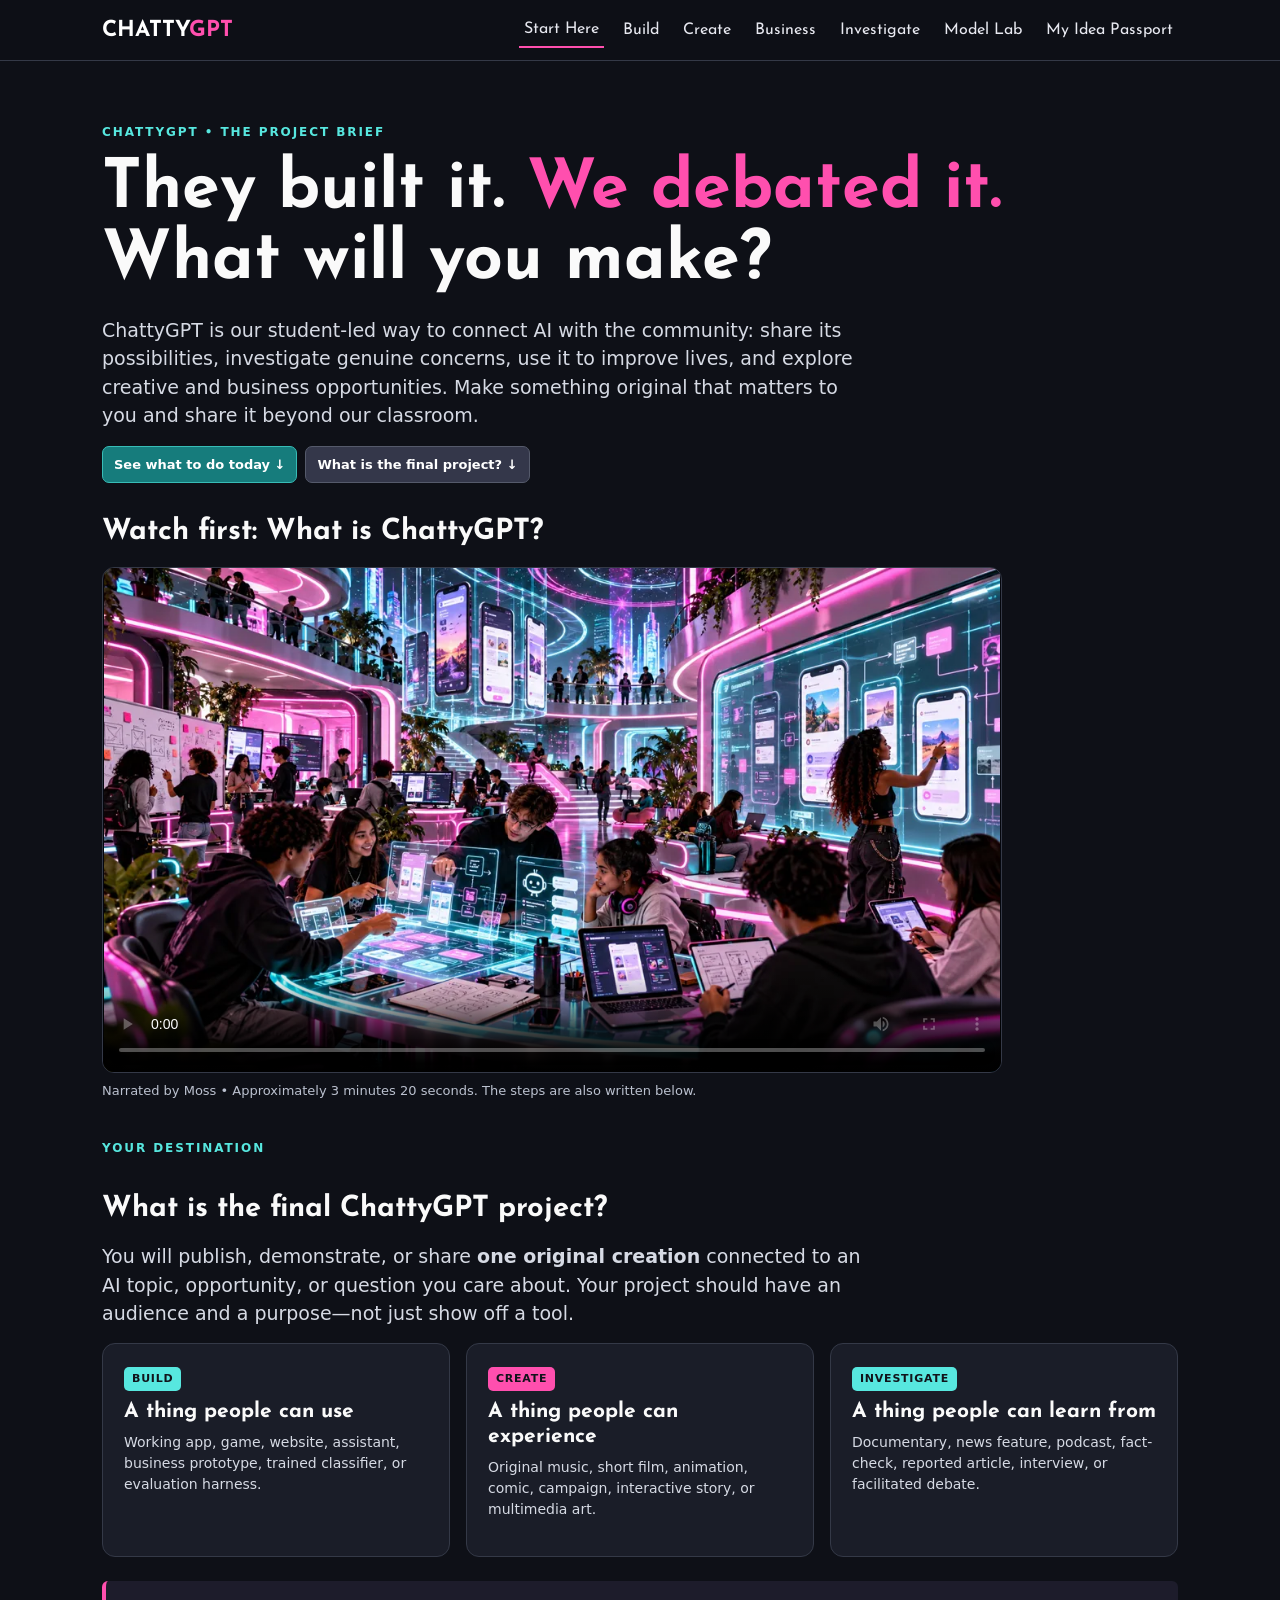
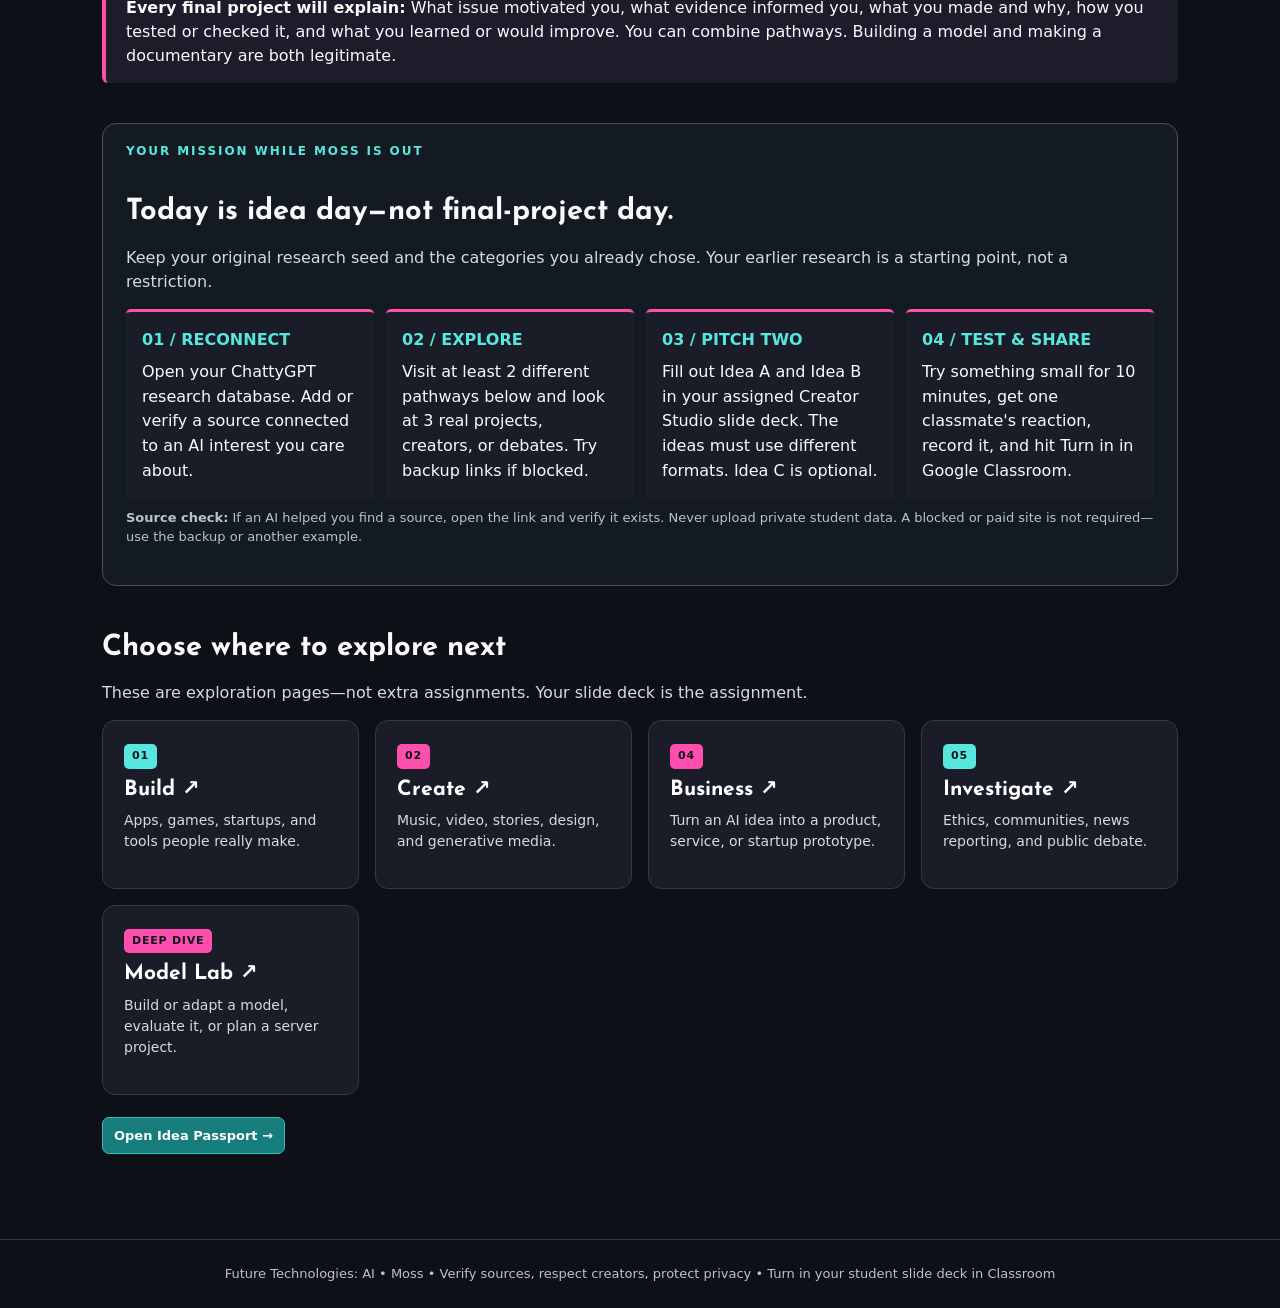
<file: index.html>
<!doctype html><html lang="en"><head><meta charset="utf-8"><meta name="viewport" content="width=device-width,initial-scale=1"><meta name="theme-color" content="#0e1017"><title>Start Here | ChattyGPT</title><link rel="stylesheet" href="style.css"></head><body><a class="skip" href="#content">Skip to content</a><header><nav class="nav"><a class="brand" href="index.html">CHATTY<em>GPT</em></a><a href="index.html" aria-current="page">Start Here</a><a href="build.html">Build</a><a href="create.html">Create</a><a href="business.html">Business</a><a href="investigate.html">Investigate</a><a href="model-lab.html">Model Lab</a><a href="passport.html">My Idea Passport</a></nav></header><main id="content"><section class="hero briefing"><div class="kicker">CHATTYGPT • THE PROJECT BRIEF</div><h1>They built it. <b>We debated it.</b><br>What will you make?</h1><p class="lead">ChattyGPT is our student-led way to connect AI with the community: share its possibilities, investigate genuine concerns, use it to improve lives, and explore creative and business opportunities. Make something original that matters to you and share it beyond our classroom.</p><div class="links"><a class="button primary" href="#today">See what to do today ↓</a><a class="button" href="#final">What is the final project? ↓</a></div></section><section class="video-block" aria-label="ChattyGPT explainer video"><h2>Watch first: What is ChattyGPT?</h2><video controls playsinline preload="metadata" poster="assets/index.webp" aria-label="ChattyGPT introduction narrated by Moss with visual headings"><source src="ChattyGPT_Moss_Narrated_Intro.mp4" type="video/mp4">Your browser cannot play the video. The complete instructions are written below.</video><p class="small">Narrated by Moss • Approximately 3 minutes 20 seconds. The steps are also written below.</p></section><section id="final"><div class="kicker">YOUR DESTINATION</div><h2>What is the final ChattyGPT project?</h2><p class="lead">You will publish, demonstrate, or share <strong>one original creation</strong> connected to an AI topic, opportunity, or question you care about. Your project should have an audience and a purpose—not just show off a tool.</p><div class="grid"><div class="card"><span class="tag">BUILD</span><h3>A thing people can use</h3><p>Working app, game, website, assistant, business prototype, trained classifier, or evaluation harness.</p></div><div class="card"><span class="tag pink">CREATE</span><h3>A thing people can experience</h3><p>Original music, short film, animation, comic, campaign, interactive story, or multimedia art.</p></div><div class="card"><span class="tag">INVESTIGATE</span><h3>A thing people can learn from</h3><p>Documentary, news feature, podcast, fact-check, reported article, interview, or facilitated debate.</p></div></div><div class="call"><strong>Every final project will explain:</strong> What issue motivated you, what evidence informed you, what you made and why, how you tested or checked it, and what you learned or would improve. You can combine pathways. Building a model and making a documentary are both legitimate.</div></section><section id="today" class="today"><div class="kicker">YOUR MISSION WHILE MOSS IS OUT</div><h2>Today is idea day—not final-project day.</h2><p>Keep your original research seed and the categories you already chose. Your earlier research is a starting point, not a restriction.</p><div class="steps"><div class="step"><strong>01 / RECONNECT</strong>Open your ChattyGPT research database. Add or verify a source connected to an AI interest you care about.</div><div class="step"><strong>02 / EXPLORE</strong>Visit at least 2 different pathways below and look at 3 real projects, creators, or debates. Try backup links if blocked.</div><div class="step"><strong>03 / PITCH TWO</strong>Fill out Idea A and Idea B in your assigned Creator Studio slide deck. The ideas must use different formats. Idea C is optional.</div><div class="step"><strong>04 / TEST & SHARE</strong>Try something small for 10 minutes, get one classmate's reaction, record it, and hit Turn in in Google Classroom.</div></div><p class="small"><b>Source check:</b> If an AI helped you find a source, open the link and verify it exists. Never upload private student data. A blocked or paid site is not required—use the backup or another example.</p></section><section><h2>Choose where to explore next</h2><p>These are exploration pages—not extra assignments. Your slide deck is the assignment.</p><div class="grid"><a class="card path-card" href="build.html"><span class="tag">01</span><h3>Build ↗</h3><p>Apps, games, startups, and tools people really make.</p></a><a class="card path-card" href="create.html"><span class="tag pink">02</span><h3>Create ↗</h3><p>Music, video, stories, design, and generative media.</p></a><a class="card path-card" href="business.html"><span class="tag pink">04</span><h3>Business ↗</h3><p>Turn an AI idea into a product, service, or startup prototype.</p></a><a class="card path-card" href="investigate.html"><span class="tag">05</span><h3>Investigate ↗</h3><p>Ethics, communities, news reporting, and public debate.</p></a><a class="card path-card" href="model-lab.html"><span class="tag pink">DEEP DIVE</span><h3>Model Lab ↗</h3><p>Build or adapt a model, evaluate it, or plan a server project.</p></a></div><p style="margin-top:22px"><a class="button primary" href="passport.html">Open Idea Passport →</a></p></section></main><footer>Future Technologies: AI • Moss • Verify sources, respect creators, protect privacy • Turn in your student slide deck in Classroom</footer></body></html>
</file>
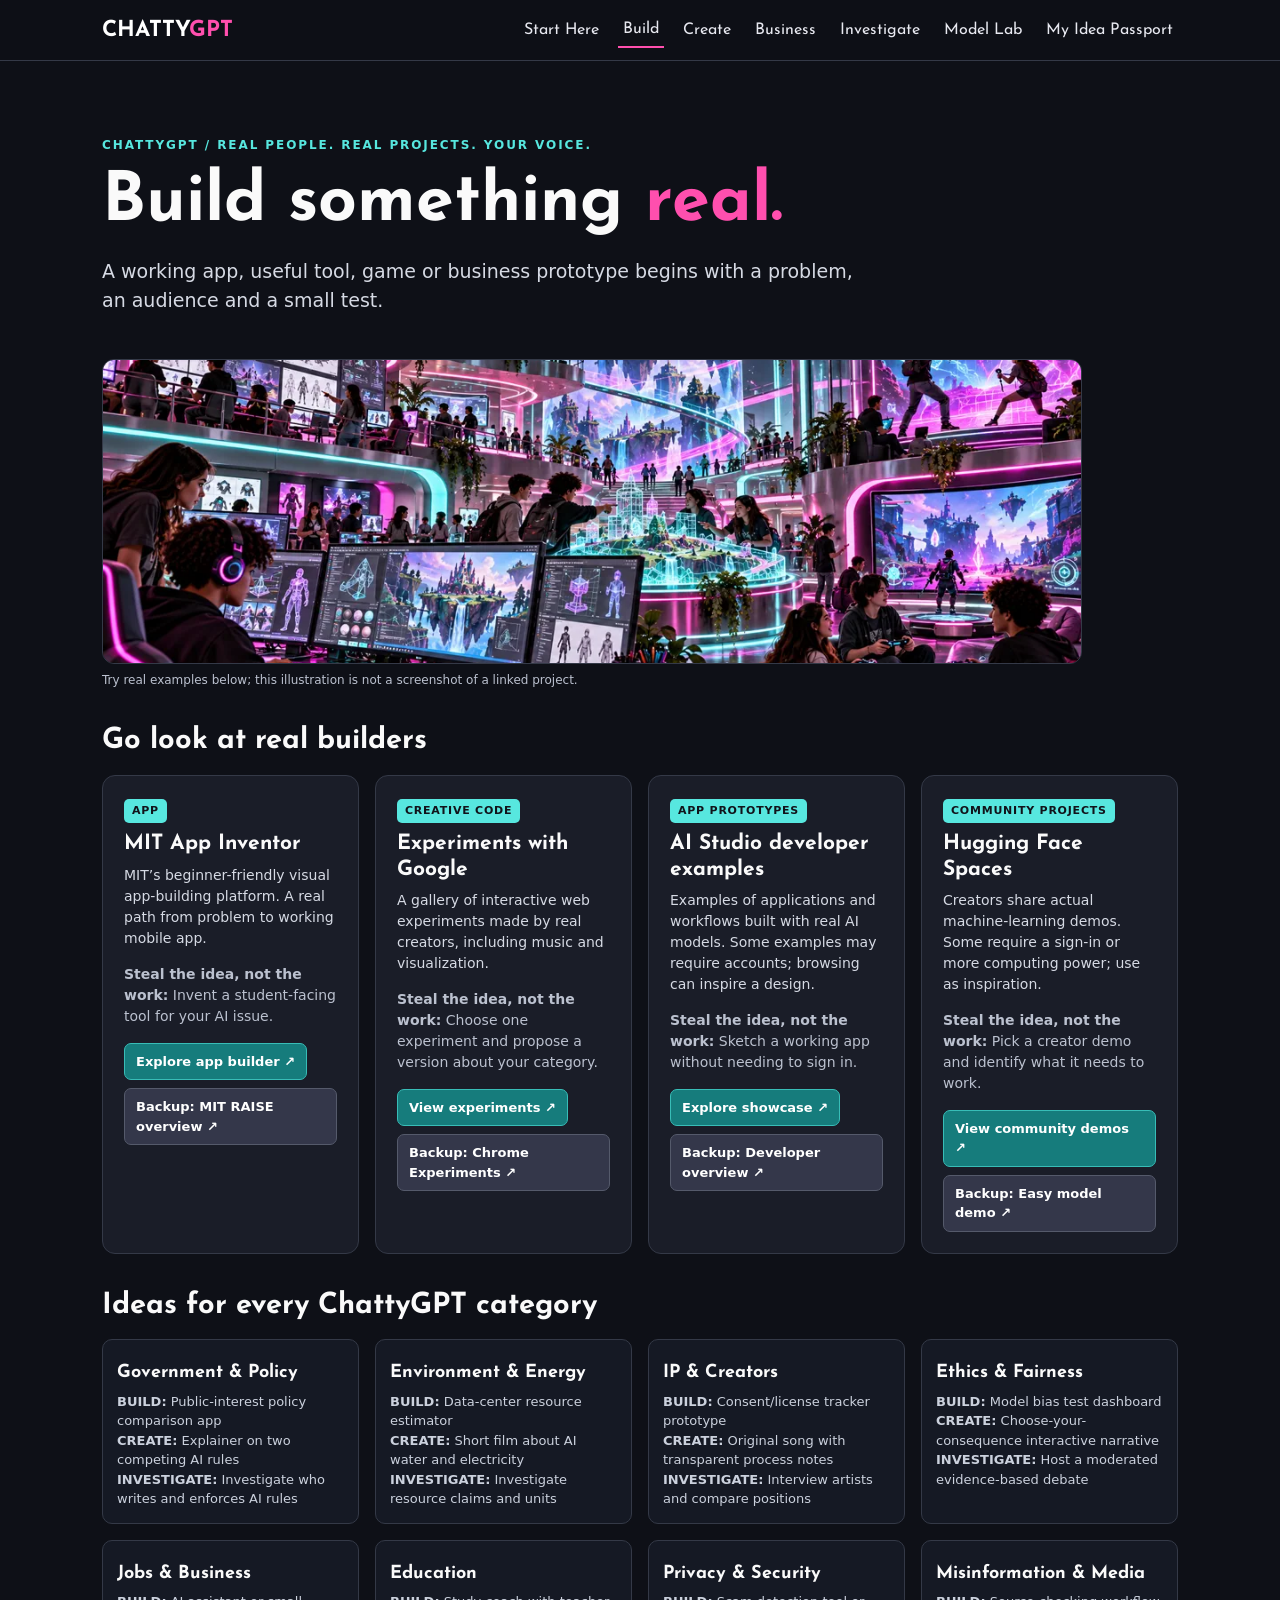
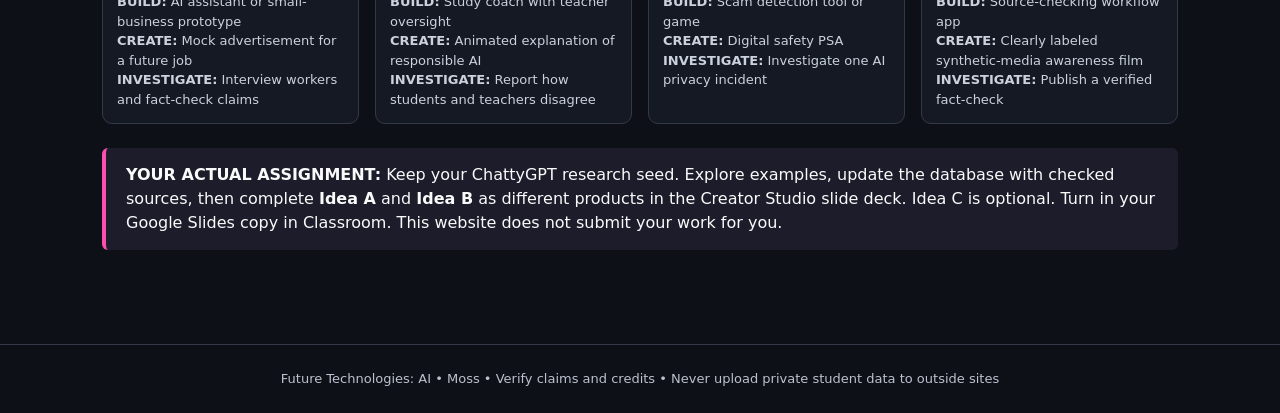
<file: build.html>
<!doctype html><html lang="en"><head><meta charset="utf-8"><meta name="viewport" content="width=device-width,initial-scale=1"><meta name="theme-color" content="#0e1017"><title>Build | ChattyGPT</title><link rel="stylesheet" href="style.css"></head><body><a class="skip" href="#content">Skip to content</a><header><nav class="nav"><a class="brand" href="index.html">CHATTY<em>GPT</em></a><a href="index.html">Start Here</a><a href="build.html" aria-current=page>Build</a><a href="create.html" >Create</a><a href="business.html">Business</a><a href="investigate.html" >Investigate</a><a href="model-lab.html" >Model Lab</a><a href="passport.html" >My Idea Passport</a></nav></header><main id="content"><section class="hero"><div class="kicker">ChattyGPT / Real people. Real projects. Your voice.</div><h1>Build something <b>real.</b></h1><p class="lead">A working app, useful tool, game or business prototype begins with a problem, an audience and a small test.</p></section><figure class="editorial-visual"><img src="assets/build.webp" alt="From an idea to an interactive game" loading="eager" width="1100" height="619"><figcaption>Try real examples below; this illustration is not a screenshot of a linked project.</figcaption></figure><h2>Go look at real builders</h2><div class="grid"><article class="card"><span class="tag">APP</span><h3>MIT App Inventor</h3><p>MIT’s beginner-friendly visual app-building platform. A real path from problem to working mobile app.</p><p class="small"><strong>Steal the idea, not the work:</strong> Invent a student-facing tool for your AI issue.</p><div class="links"><a target="_blank" rel="noopener noreferrer" href="https://appinventor.mit.edu/">Explore app builder ↗</a><a target="_blank" rel="noopener noreferrer" href="https://raise.mit.edu/resources/">Backup: MIT RAISE overview ↗</a></div></article><article class="card"><span class="tag">CREATIVE CODE</span><h3>Experiments with Google</h3><p>A gallery of interactive web experiments made by real creators, including music and visualization.</p><p class="small"><strong>Steal the idea, not the work:</strong> Choose one experiment and propose a version about your category.</p><div class="links"><a target="_blank" rel="noopener noreferrer" href="https://experiments.withgoogle.com/">View experiments ↗</a><a target="_blank" rel="noopener noreferrer" href="https://www.chromeexperiments.com/">Backup: Chrome Experiments ↗</a></div></article><article class="card"><span class="tag">APP PROTOTYPES</span><h3>AI Studio developer examples</h3><p>Examples of applications and workflows built with real AI models. Some examples may require accounts; browsing can inspire a design.</p><p class="small"><strong>Steal the idea, not the work:</strong> Sketch a working app without needing to sign in.</p><div class="links"><a target="_blank" rel="noopener noreferrer" href="https://ai.google.dev/showcase">Explore showcase ↗</a><a target="_blank" rel="noopener noreferrer" href="https://ai.google.dev/">Backup: Developer overview ↗</a></div></article><article class="card"><span class="tag">COMMUNITY PROJECTS</span><h3>Hugging Face Spaces</h3><p>Creators share actual machine-learning demos. Some require a sign-in or more computing power; use as inspiration.</p><p class="small"><strong>Steal the idea, not the work:</strong> Pick a creator demo and identify what it needs to work.</p><div class="links"><a target="_blank" rel="noopener noreferrer" href="https://huggingface.co/spaces">View community demos ↗</a><a target="_blank" rel="noopener noreferrer" href="https://teachablemachine.withgoogle.com/">Backup: Easy model demo ↗</a></div></article></div><h2>Ideas for every ChattyGPT category</h2><div class="grid"><article class="category"><h3>Government & Policy</h3><div><b>BUILD:</b> Public-interest policy comparison app<br><b>CREATE:</b> Explainer on two competing AI rules<br><b>INVESTIGATE:</b> Investigate who writes and enforces AI rules</div></article><article class="category"><h3>Environment & Energy</h3><div><b>BUILD:</b> Data-center resource estimator<br><b>CREATE:</b> Short film about AI water and electricity<br><b>INVESTIGATE:</b> Investigate resource claims and units</div></article><article class="category"><h3>IP & Creators</h3><div><b>BUILD:</b> Consent/license tracker prototype<br><b>CREATE:</b> Original song with transparent process notes<br><b>INVESTIGATE:</b> Interview artists and compare positions</div></article><article class="category"><h3>Ethics & Fairness</h3><div><b>BUILD:</b> Model bias test dashboard<br><b>CREATE:</b> Choose-your-consequence interactive narrative<br><b>INVESTIGATE:</b> Host a moderated evidence-based debate</div></article><article class="category"><h3>Jobs & Business</h3><div><b>BUILD:</b> AI assistant or small-business prototype<br><b>CREATE:</b> Mock advertisement for a future job<br><b>INVESTIGATE:</b> Interview workers and fact-check claims</div></article><article class="category"><h3>Education</h3><div><b>BUILD:</b> Study coach with teacher oversight<br><b>CREATE:</b> Animated explanation of responsible AI<br><b>INVESTIGATE:</b> Report how students and teachers disagree</div></article><article class="category"><h3>Privacy & Security</h3><div><b>BUILD:</b> Scam detection tool or game<br><b>CREATE:</b> Digital safety PSA<br><b>INVESTIGATE:</b> Investigate one AI privacy incident</div></article><article class="category"><h3>Misinformation & Media</h3><div><b>BUILD:</b> Source-checking workflow app<br><b>CREATE:</b> Clearly labeled synthetic-media awareness film<br><b>INVESTIGATE:</b> Publish a verified fact-check</div></article></div><div class="call"><strong>YOUR ACTUAL ASSIGNMENT:</strong> Keep your ChattyGPT research seed. Explore examples, update the database with checked sources, then complete <b>Idea A</b> and <b>Idea B</b> as different products in the Creator Studio slide deck. Idea C is optional. Turn in your Google Slides copy in Classroom. This website does not submit your work for you.</div></main><footer>Future Technologies: AI • Moss • Verify claims and credits • Never upload private student data to outside sites</footer></body></html>
</file>
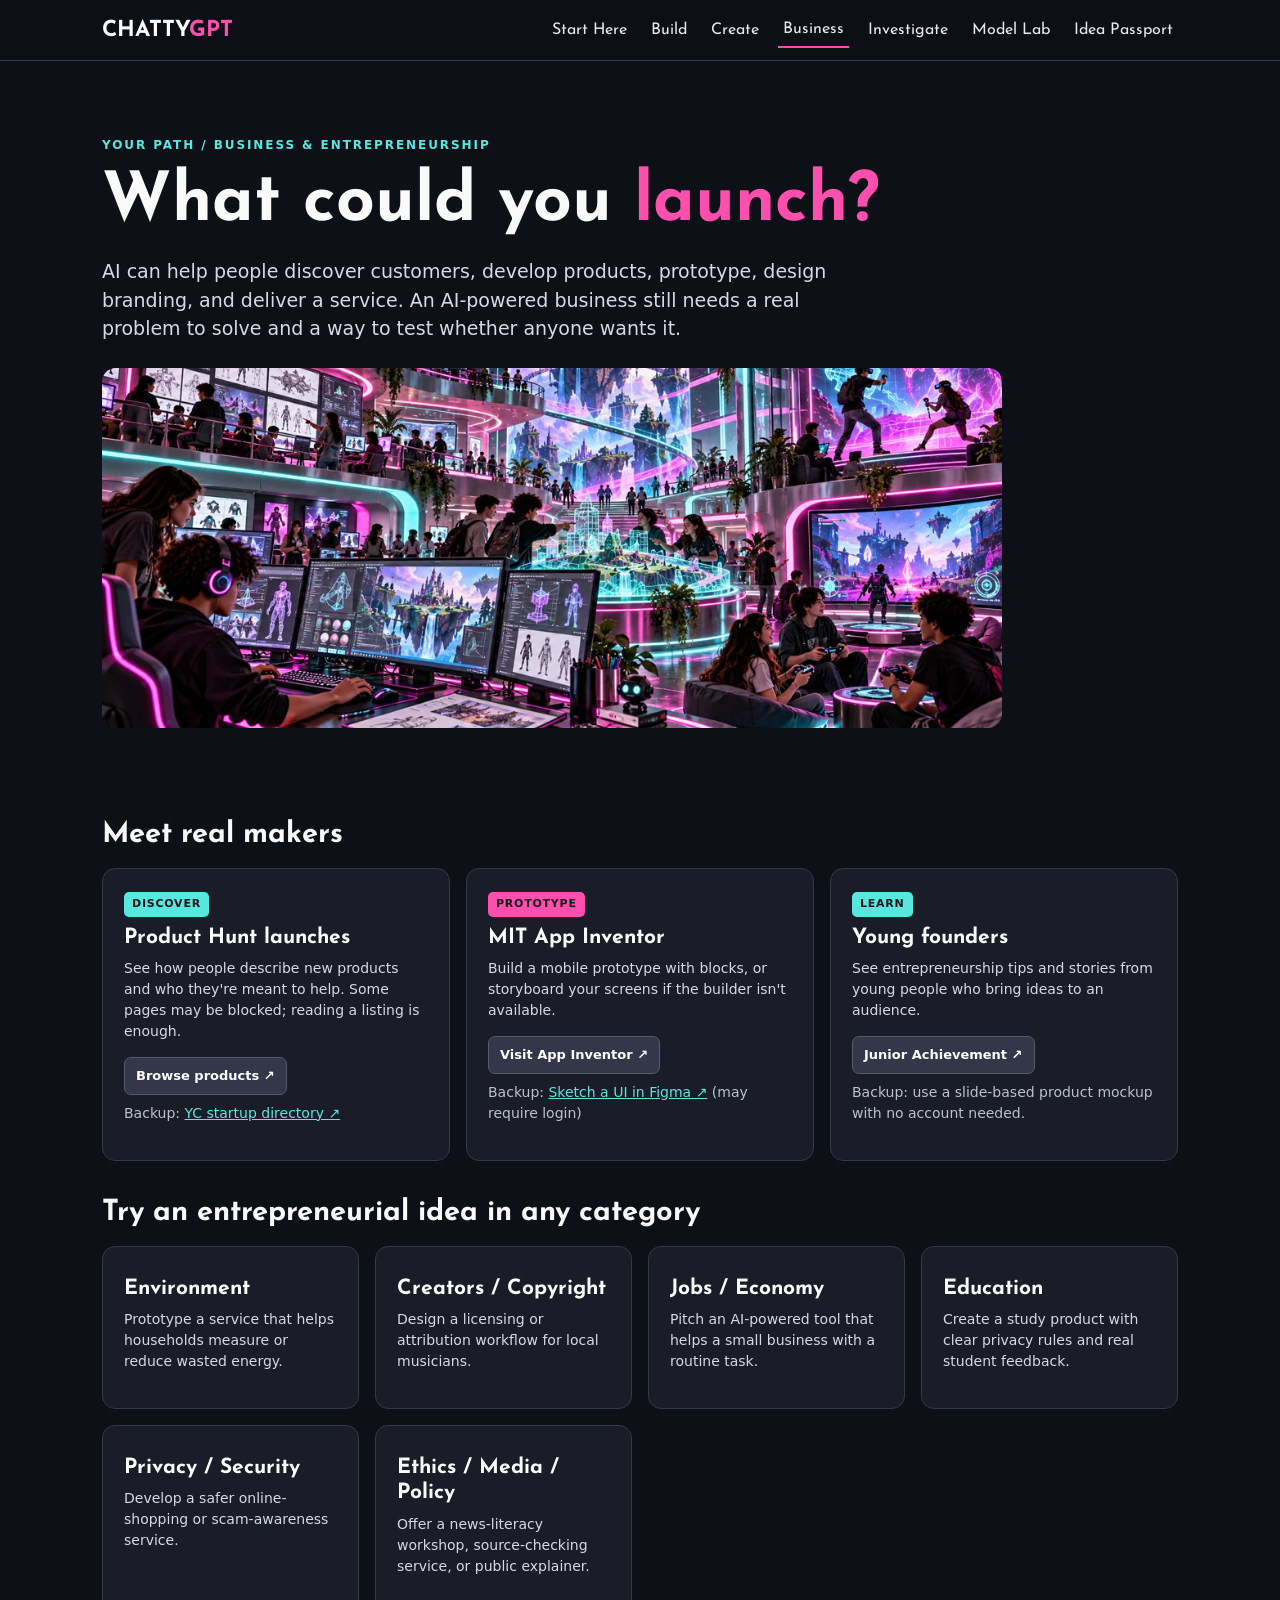
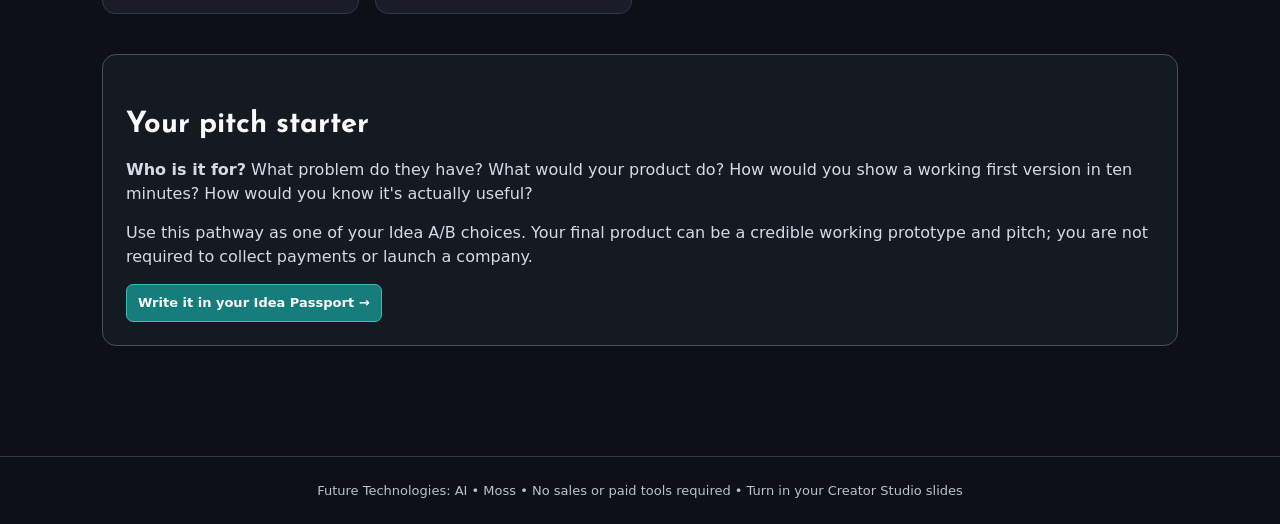
<file: business.html>
<!doctype html><html lang="en"><head><meta charset="utf-8"><meta name="viewport" content="width=device-width,initial-scale=1"><title>Business & Entrepreneurship | ChattyGPT</title><link rel="stylesheet" href="style.css"></head><body><header><nav class="nav"><a class="brand" href="index.html">CHATTY<em>GPT</em></a><a href="index.html">Start Here</a><a href="build.html">Build</a><a href="create.html">Create</a><a href="business.html" aria-current="page">Business</a><a href="investigate.html">Investigate</a><a href="model-lab.html">Model Lab</a><a href="passport.html">Idea Passport</a></nav></header><main><section class="hero"><div class="kicker">YOUR PATH / BUSINESS & ENTREPRENEURSHIP</div><h1>What could you <b>launch?</b></h1><p class="lead">AI can help people discover customers, develop products, prototype, design branding, and deliver a service. An AI-powered business still needs a real problem to solve and a way to test whether anyone wants it.</p><img class="site-visual" src="assets/business.webp" alt="Realistic student startup workspace with product prototype sketches, tablet, and brand designs" style="display:block;width:100%;max-height:360px;object-fit:cover;border-radius:14px;margin:25px 0;"></section><section><h2>Meet real makers</h2><div class="grid"><div class="card"><span class="tag">DISCOVER</span><h3>Product Hunt launches</h3><p>See how people describe new products and who they're meant to help. Some pages may be blocked; reading a listing is enough.</p><a class="button" href="https://www.producthunt.com/topics/artificial-intelligence" target="_blank" rel="noopener">Browse products ↗</a><p class="small">Backup: <a href="https://www.ycombinator.com/companies/industry/artificial-intelligence" target="_blank" rel="noopener">YC startup directory ↗</a></p></div><div class="card"><span class="tag pink">PROTOTYPE</span><h3>MIT App Inventor</h3><p>Build a mobile prototype with blocks, or storyboard your screens if the builder isn't available.</p><a class="button" href="https://appinventor.mit.edu/" target="_blank" rel="noopener">Visit App Inventor ↗</a><p class="small">Backup: <a href="https://www.figma.com/" target="_blank" rel="noopener">Sketch a UI in Figma ↗</a> (may require login)</p></div><div class="card"><span class="tag">LEARN</span><h3>Young founders</h3><p>See entrepreneurship tips and stories from young people who bring ideas to an audience.</p><a class="button" href="https://www.juniorachievement.org/" target="_blank" rel="noopener">Junior Achievement ↗</a><p class="small">Backup: use a slide-based product mockup with no account needed.</p></div></div></section><section><h2>Try an entrepreneurial idea in any category</h2><div class="grid"><div class="card"><h3>Environment</h3><p>Prototype a service that helps households measure or reduce wasted energy.</p></div><div class="card"><h3>Creators / Copyright</h3><p>Design a licensing or attribution workflow for local musicians.</p></div><div class="card"><h3>Jobs / Economy</h3><p>Pitch an AI-powered tool that helps a small business with a routine task.</p></div><div class="card"><h3>Education</h3><p>Create a study product with clear privacy rules and real student feedback.</p></div><div class="card"><h3>Privacy / Security</h3><p>Develop a safer online-shopping or scam-awareness service.</p></div><div class="card"><h3>Ethics / Media / Policy</h3><p>Offer a news-literacy workshop, source-checking service, or public explainer.</p></div></div></section><section class="today"><h2>Your pitch starter</h2><p><strong>Who is it for?</strong> What problem do they have? What would your product do? How would you show a working first version in ten minutes? How would you know it's actually useful?</p><p>Use this pathway as one of your Idea A/B choices. Your final product can be a credible working prototype and pitch; you are not required to collect payments or launch a company.</p><a class="button primary" href="passport.html">Write it in your Idea Passport →</a></section></main><footer>Future Technologies: AI • Moss • No sales or paid tools required • Turn in your Creator Studio slides</footer></body></html>
</file>
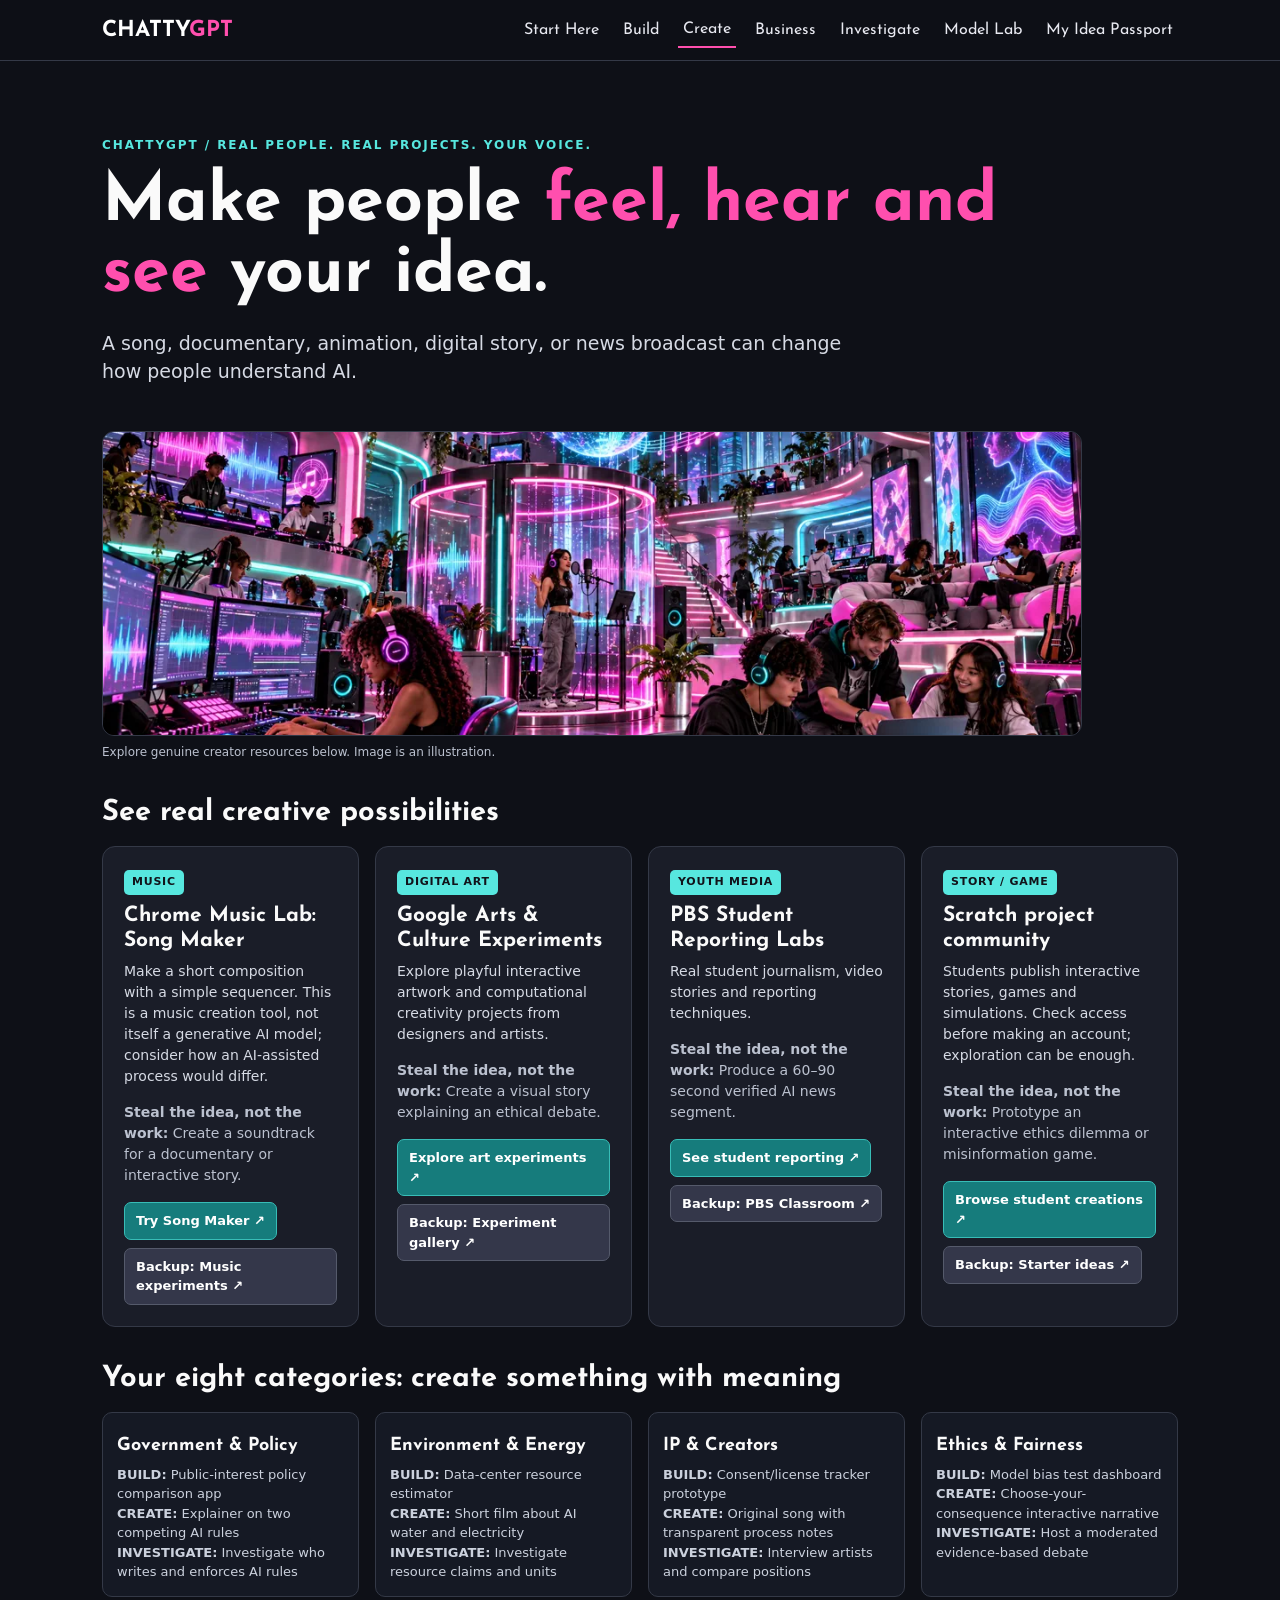
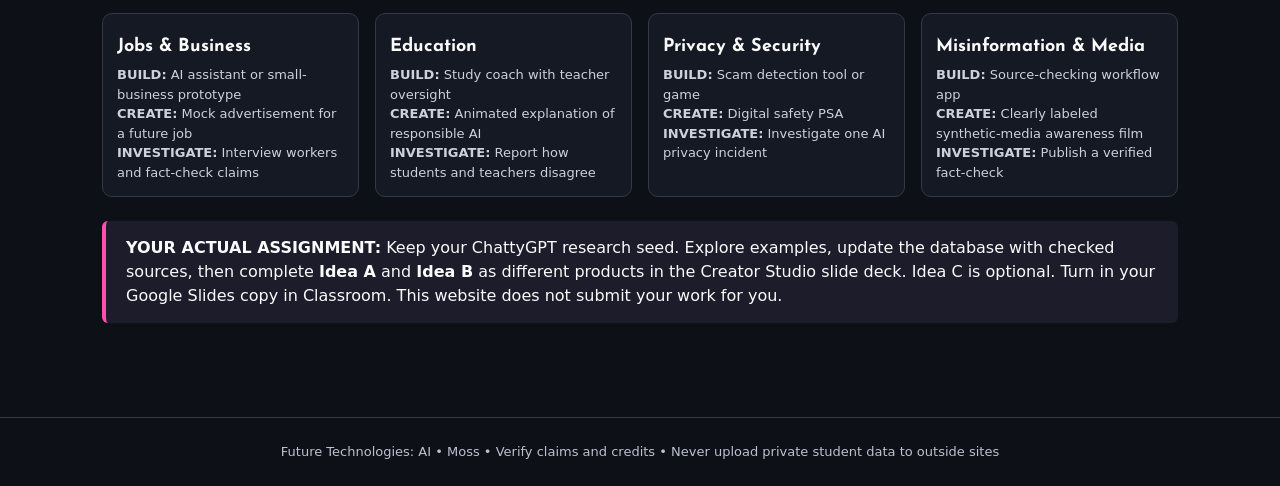
<file: create.html>
<!doctype html><html lang="en"><head><meta charset="utf-8"><meta name="viewport" content="width=device-width,initial-scale=1"><meta name="theme-color" content="#0e1017"><title>Create | ChattyGPT</title><link rel="stylesheet" href="style.css"></head><body><a class="skip" href="#content">Skip to content</a><header><nav class="nav"><a class="brand" href="index.html">CHATTY<em>GPT</em></a><a href="index.html">Start Here</a><a href="build.html" >Build</a><a href="create.html" aria-current=page>Create</a><a href="business.html">Business</a><a href="investigate.html" >Investigate</a><a href="model-lab.html" >Model Lab</a><a href="passport.html" >My Idea Passport</a></nav></header><main id="content"><section class="hero"><div class="kicker">ChattyGPT / Real people. Real projects. Your voice.</div><h1>Make people <b>feel, hear and see</b> your idea.</h1><p class="lead">A song, documentary, animation, digital story, or news broadcast can change how people understand AI.</p></section><figure class="editorial-visual"><img src="assets/create.webp" alt="Make original music and multimedia" loading="eager" width="1100" height="619"><figcaption>Explore genuine creator resources below. Image is an illustration.</figcaption></figure><h2>See real creative possibilities</h2><div class="grid"><article class="card"><span class="tag">MUSIC</span><h3>Chrome Music Lab: Song Maker</h3><p>Make a short composition with a simple sequencer. This is a music creation tool, not itself a generative AI model; consider how an AI-assisted process would differ.</p><p class="small"><strong>Steal the idea, not the work:</strong> Create a soundtrack for a documentary or interactive story.</p><div class="links"><a target="_blank" rel="noopener noreferrer" href="https://musiclab.chromeexperiments.com/Song-Maker/">Try Song Maker ↗</a><a target="_blank" rel="noopener noreferrer" href="https://experiments.withgoogle.com/collection/chrome">Backup: Music experiments ↗</a></div></article><article class="card"><span class="tag">DIGITAL ART</span><h3>Google Arts & Culture Experiments</h3><p>Explore playful interactive artwork and computational creativity projects from designers and artists.</p><p class="small"><strong>Steal the idea, not the work:</strong> Create a visual story explaining an ethical debate.</p><div class="links"><a target="_blank" rel="noopener noreferrer" href="https://artsandculture.google.com/experiment">Explore art experiments ↗</a><a target="_blank" rel="noopener noreferrer" href="https://experiments.withgoogle.com/">Backup: Experiment gallery ↗</a></div></article><article class="card"><span class="tag">YOUTH MEDIA</span><h3>PBS Student Reporting Labs</h3><p>Real student journalism, video stories and reporting techniques.</p><p class="small"><strong>Steal the idea, not the work:</strong> Produce a 60–90 second verified AI news segment.</p><div class="links"><a target="_blank" rel="noopener noreferrer" href="https://studentreportinglabs.org/">See student reporting ↗</a><a target="_blank" rel="noopener noreferrer" href="https://www.pbs.org/newshour/classroom">Backup: PBS Classroom ↗</a></div></article><article class="card"><span class="tag">STORY / GAME</span><h3>Scratch project community</h3><p>Students publish interactive stories, games and simulations. Check access before making an account; exploration can be enough.</p><p class="small"><strong>Steal the idea, not the work:</strong> Prototype an interactive ethics dilemma or misinformation game.</p><div class="links"><a target="_blank" rel="noopener noreferrer" href="https://scratch.mit.edu/explore/projects/all">Browse student creations ↗</a><a target="_blank" rel="noopener noreferrer" href="https://scratch.mit.edu/ideas">Backup: Starter ideas ↗</a></div></article></div><h2>Your eight categories: create something with meaning</h2><div class="grid"><article class="category"><h3>Government & Policy</h3><div><b>BUILD:</b> Public-interest policy comparison app<br><b>CREATE:</b> Explainer on two competing AI rules<br><b>INVESTIGATE:</b> Investigate who writes and enforces AI rules</div></article><article class="category"><h3>Environment & Energy</h3><div><b>BUILD:</b> Data-center resource estimator<br><b>CREATE:</b> Short film about AI water and electricity<br><b>INVESTIGATE:</b> Investigate resource claims and units</div></article><article class="category"><h3>IP & Creators</h3><div><b>BUILD:</b> Consent/license tracker prototype<br><b>CREATE:</b> Original song with transparent process notes<br><b>INVESTIGATE:</b> Interview artists and compare positions</div></article><article class="category"><h3>Ethics & Fairness</h3><div><b>BUILD:</b> Model bias test dashboard<br><b>CREATE:</b> Choose-your-consequence interactive narrative<br><b>INVESTIGATE:</b> Host a moderated evidence-based debate</div></article><article class="category"><h3>Jobs & Business</h3><div><b>BUILD:</b> AI assistant or small-business prototype<br><b>CREATE:</b> Mock advertisement for a future job<br><b>INVESTIGATE:</b> Interview workers and fact-check claims</div></article><article class="category"><h3>Education</h3><div><b>BUILD:</b> Study coach with teacher oversight<br><b>CREATE:</b> Animated explanation of responsible AI<br><b>INVESTIGATE:</b> Report how students and teachers disagree</div></article><article class="category"><h3>Privacy & Security</h3><div><b>BUILD:</b> Scam detection tool or game<br><b>CREATE:</b> Digital safety PSA<br><b>INVESTIGATE:</b> Investigate one AI privacy incident</div></article><article class="category"><h3>Misinformation & Media</h3><div><b>BUILD:</b> Source-checking workflow app<br><b>CREATE:</b> Clearly labeled synthetic-media awareness film<br><b>INVESTIGATE:</b> Publish a verified fact-check</div></article></div><div class="call"><strong>YOUR ACTUAL ASSIGNMENT:</strong> Keep your ChattyGPT research seed. Explore examples, update the database with checked sources, then complete <b>Idea A</b> and <b>Idea B</b> as different products in the Creator Studio slide deck. Idea C is optional. Turn in your Google Slides copy in Classroom. This website does not submit your work for you.</div></main><footer>Future Technologies: AI • Moss • Verify claims and credits • Never upload private student data to outside sites</footer></body></html>
</file>
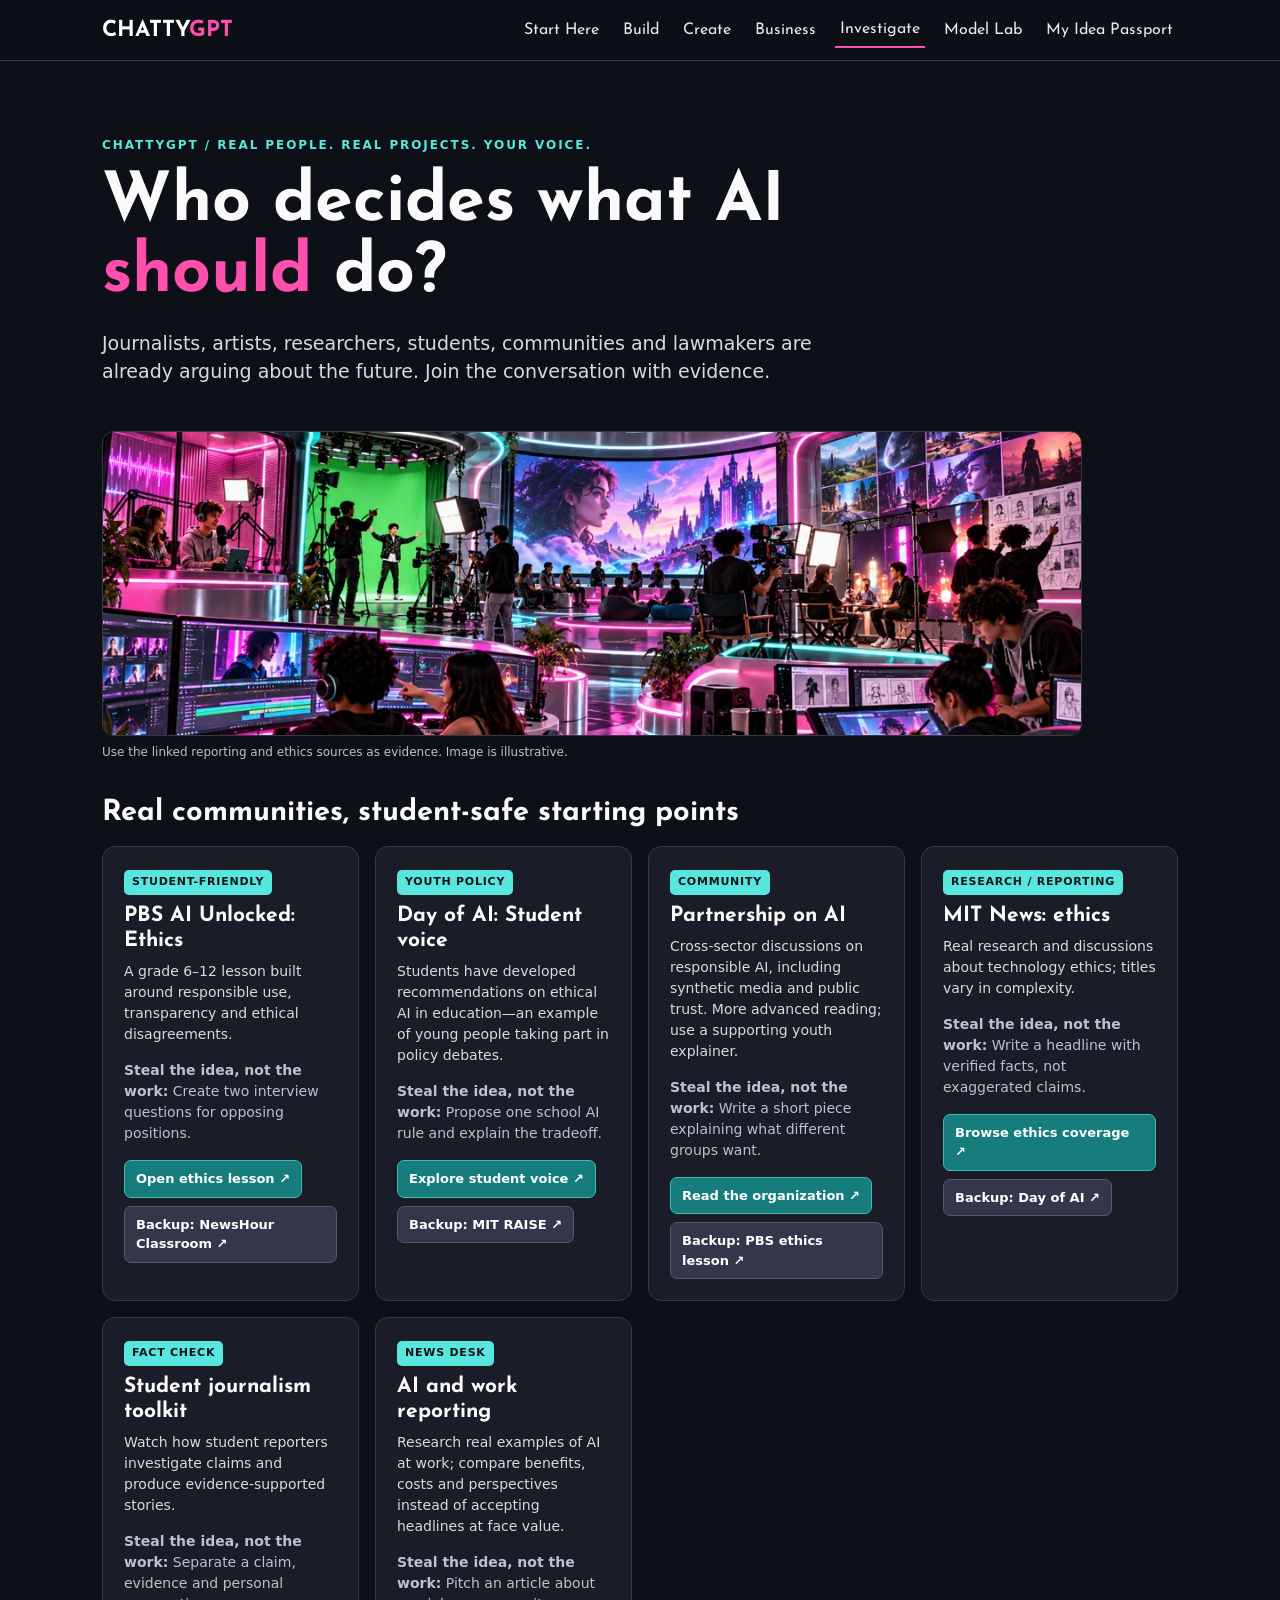
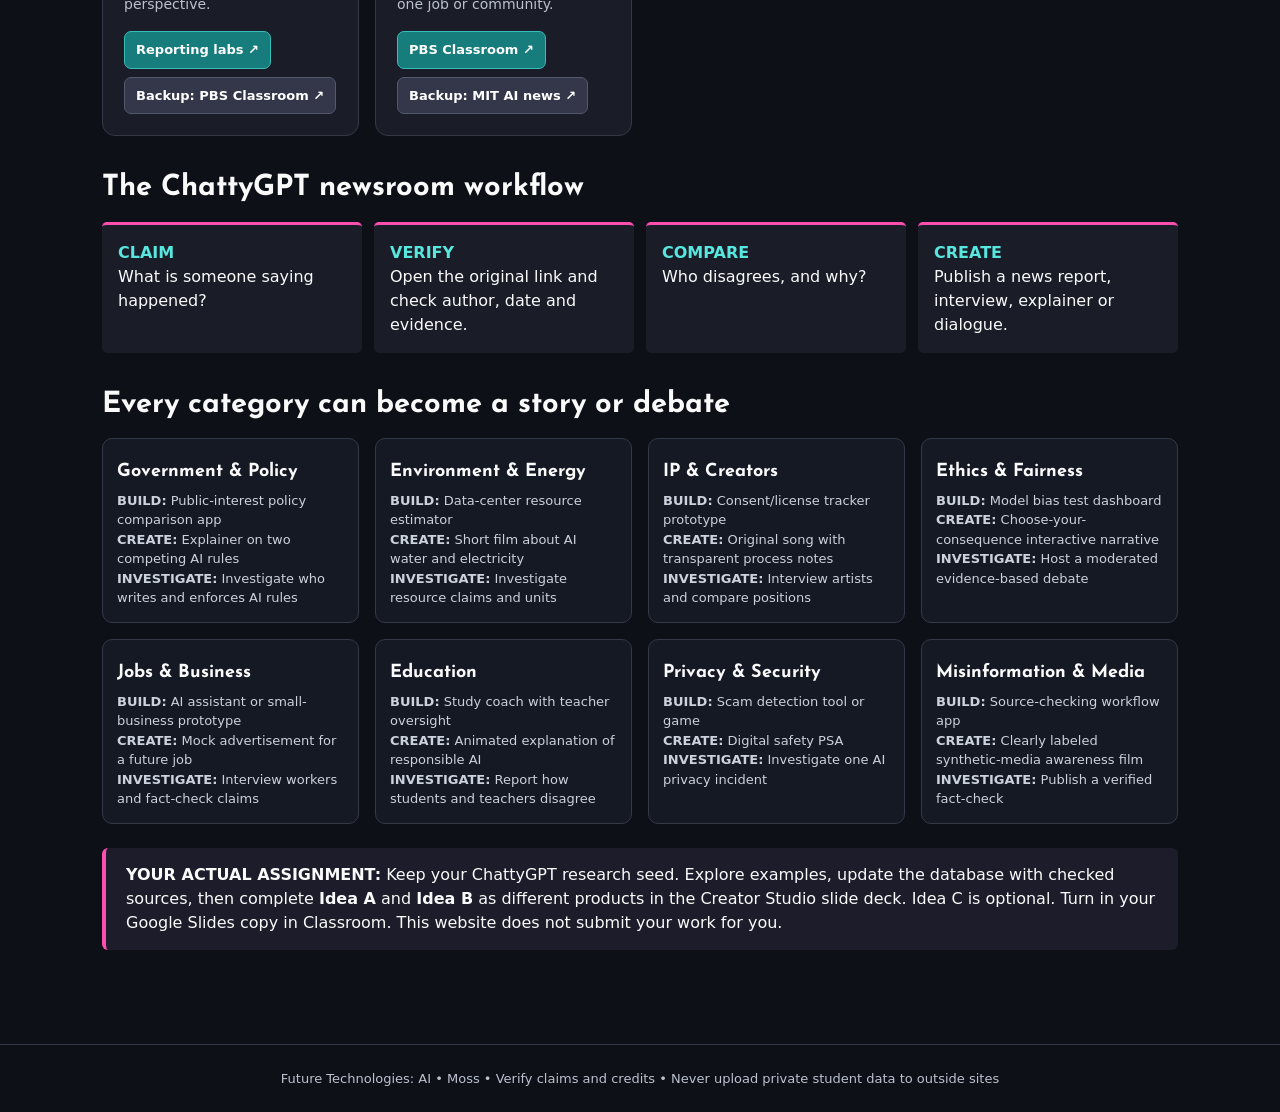
<file: investigate.html>
<!doctype html><html lang="en"><head><meta charset="utf-8"><meta name="viewport" content="width=device-width,initial-scale=1"><meta name="theme-color" content="#0e1017"><title>Investigate | ChattyGPT</title><link rel="stylesheet" href="style.css"></head><body><a class="skip" href="#content">Skip to content</a><header><nav class="nav"><a class="brand" href="index.html">CHATTY<em>GPT</em></a><a href="index.html">Start Here</a><a href="build.html" >Build</a><a href="create.html" >Create</a><a href="business.html">Business</a><a href="investigate.html" aria-current=page>Investigate</a><a href="model-lab.html" >Model Lab</a><a href="passport.html" >My Idea Passport</a></nav></header><main id="content"><section class="hero"><div class="kicker">ChattyGPT / Real people. Real projects. Your voice.</div><h1>Who decides what AI <b>should</b> do?</h1><p class="lead">Journalists, artists, researchers, students, communities and lawmakers are already arguing about the future. Join the conversation with evidence.</p></section><figure class="editorial-visual"><img src="assets/investigate.webp" alt="Storytelling, journalism, and public debate" loading="eager" width="1100" height="619"><figcaption>Use the linked reporting and ethics sources as evidence. Image is illustrative.</figcaption></figure><h2>Real communities, student-safe starting points</h2><div class="grid"><article class="card"><span class="tag">STUDENT-FRIENDLY</span><h3>PBS AI Unlocked: Ethics</h3><p>A grade 6–12 lesson built around responsible use, transparency and ethical disagreements.</p><p class="small"><strong>Steal the idea, not the work:</strong> Create two interview questions for opposing positions.</p><div class="links"><a target="_blank" rel="noopener noreferrer" href="https://www.pbs.org/newshour/classroom/lesson-plans/2025/04/ethical-considerations-of-ai">Open ethics lesson ↗</a><a target="_blank" rel="noopener noreferrer" href="https://www.pbs.org/newshour/classroom">Backup: NewsHour Classroom ↗</a></div></article><article class="card"><span class="tag">YOUTH POLICY</span><h3>Day of AI: Student voice</h3><p>Students have developed recommendations on ethical AI in education—an example of young people taking part in policy debates.</p><p class="small"><strong>Steal the idea, not the work:</strong> Propose one school AI rule and explain the tradeoff.</p><div class="links"><a target="_blank" rel="noopener noreferrer" href="https://dayofai.org/">Explore student voice ↗</a><a target="_blank" rel="noopener noreferrer" href="https://raise.mit.edu/resources/">Backup: MIT RAISE ↗</a></div></article><article class="card"><span class="tag">COMMUNITY</span><h3>Partnership on AI</h3><p>Cross-sector discussions on responsible AI, including synthetic media and public trust. More advanced reading; use a supporting youth explainer.</p><p class="small"><strong>Steal the idea, not the work:</strong> Write a short piece explaining what different groups want.</p><div class="links"><a target="_blank" rel="noopener noreferrer" href="https://partnershiponai.org/">Read the organization ↗</a><a target="_blank" rel="noopener noreferrer" href="https://www.pbs.org/newshour/classroom/lesson-plans/2025/04/ethical-considerations-of-ai">Backup: PBS ethics lesson ↗</a></div></article><article class="card"><span class="tag">RESEARCH / REPORTING</span><h3>MIT News: ethics</h3><p>Real research and discussions about technology ethics; titles vary in complexity.</p><p class="small"><strong>Steal the idea, not the work:</strong> Write a headline with verified facts, not exaggerated claims.</p><div class="links"><a target="_blank" rel="noopener noreferrer" href="https://news.mit.edu/topic/ethics">Browse ethics coverage ↗</a><a target="_blank" rel="noopener noreferrer" href="https://dayofai.org/">Backup: Day of AI ↗</a></div></article><article class="card"><span class="tag">FACT CHECK</span><h3>Student journalism toolkit</h3><p>Watch how student reporters investigate claims and produce evidence-supported stories.</p><p class="small"><strong>Steal the idea, not the work:</strong> Separate a claim, evidence and personal perspective.</p><div class="links"><a target="_blank" rel="noopener noreferrer" href="https://studentreportinglabs.org/">Reporting labs ↗</a><a target="_blank" rel="noopener noreferrer" href="https://www.pbs.org/newshour/classroom">Backup: PBS Classroom ↗</a></div></article><article class="card"><span class="tag">NEWS DESK</span><h3>AI and work reporting</h3><p>Research real examples of AI at work; compare benefits, costs and perspectives instead of accepting headlines at face value.</p><p class="small"><strong>Steal the idea, not the work:</strong> Pitch an article about one job or community.</p><div class="links"><a target="_blank" rel="noopener noreferrer" href="https://www.pbs.org/newshour/classroom">PBS Classroom ↗</a><a target="_blank" rel="noopener noreferrer" href="https://news.mit.edu/topic/artificial-intelligence2">Backup: MIT AI news ↗</a></div></article></div><h2>The ChattyGPT newsroom workflow</h2><div class="steps"><div class="step"><strong>CLAIM</strong>What is someone saying happened?</div><div class="step"><strong>VERIFY</strong>Open the original link and check author, date and evidence.</div><div class="step"><strong>COMPARE</strong>Who disagrees, and why?</div><div class="step"><strong>CREATE</strong>Publish a news report, interview, explainer or dialogue.</div></div><h2>Every category can become a story or debate</h2><div class="grid"><article class="category"><h3>Government & Policy</h3><div><b>BUILD:</b> Public-interest policy comparison app<br><b>CREATE:</b> Explainer on two competing AI rules<br><b>INVESTIGATE:</b> Investigate who writes and enforces AI rules</div></article><article class="category"><h3>Environment & Energy</h3><div><b>BUILD:</b> Data-center resource estimator<br><b>CREATE:</b> Short film about AI water and electricity<br><b>INVESTIGATE:</b> Investigate resource claims and units</div></article><article class="category"><h3>IP & Creators</h3><div><b>BUILD:</b> Consent/license tracker prototype<br><b>CREATE:</b> Original song with transparent process notes<br><b>INVESTIGATE:</b> Interview artists and compare positions</div></article><article class="category"><h3>Ethics & Fairness</h3><div><b>BUILD:</b> Model bias test dashboard<br><b>CREATE:</b> Choose-your-consequence interactive narrative<br><b>INVESTIGATE:</b> Host a moderated evidence-based debate</div></article><article class="category"><h3>Jobs & Business</h3><div><b>BUILD:</b> AI assistant or small-business prototype<br><b>CREATE:</b> Mock advertisement for a future job<br><b>INVESTIGATE:</b> Interview workers and fact-check claims</div></article><article class="category"><h3>Education</h3><div><b>BUILD:</b> Study coach with teacher oversight<br><b>CREATE:</b> Animated explanation of responsible AI<br><b>INVESTIGATE:</b> Report how students and teachers disagree</div></article><article class="category"><h3>Privacy & Security</h3><div><b>BUILD:</b> Scam detection tool or game<br><b>CREATE:</b> Digital safety PSA<br><b>INVESTIGATE:</b> Investigate one AI privacy incident</div></article><article class="category"><h3>Misinformation & Media</h3><div><b>BUILD:</b> Source-checking workflow app<br><b>CREATE:</b> Clearly labeled synthetic-media awareness film<br><b>INVESTIGATE:</b> Publish a verified fact-check</div></article></div><div class="call"><strong>YOUR ACTUAL ASSIGNMENT:</strong> Keep your ChattyGPT research seed. Explore examples, update the database with checked sources, then complete <b>Idea A</b> and <b>Idea B</b> as different products in the Creator Studio slide deck. Idea C is optional. Turn in your Google Slides copy in Classroom. This website does not submit your work for you.</div></main><footer>Future Technologies: AI • Moss • Verify claims and credits • Never upload private student data to outside sites</footer></body></html>
</file>
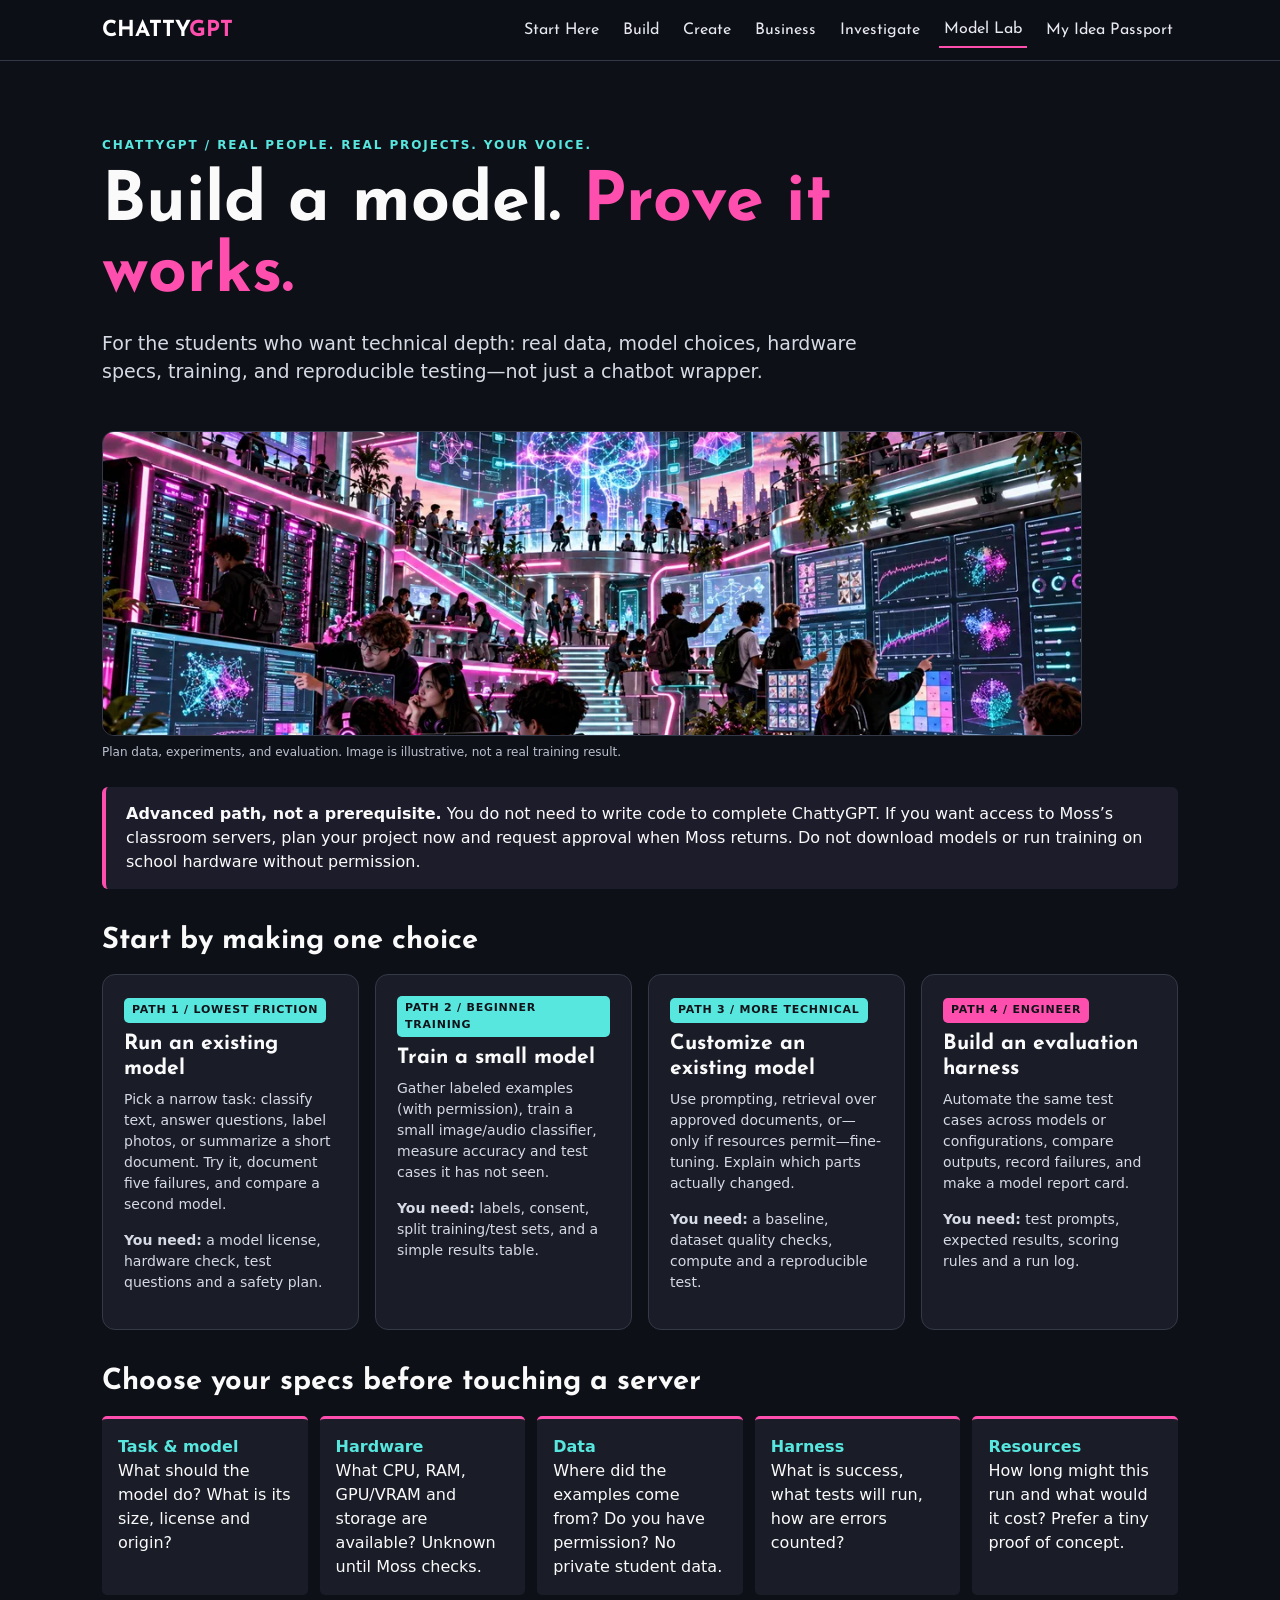
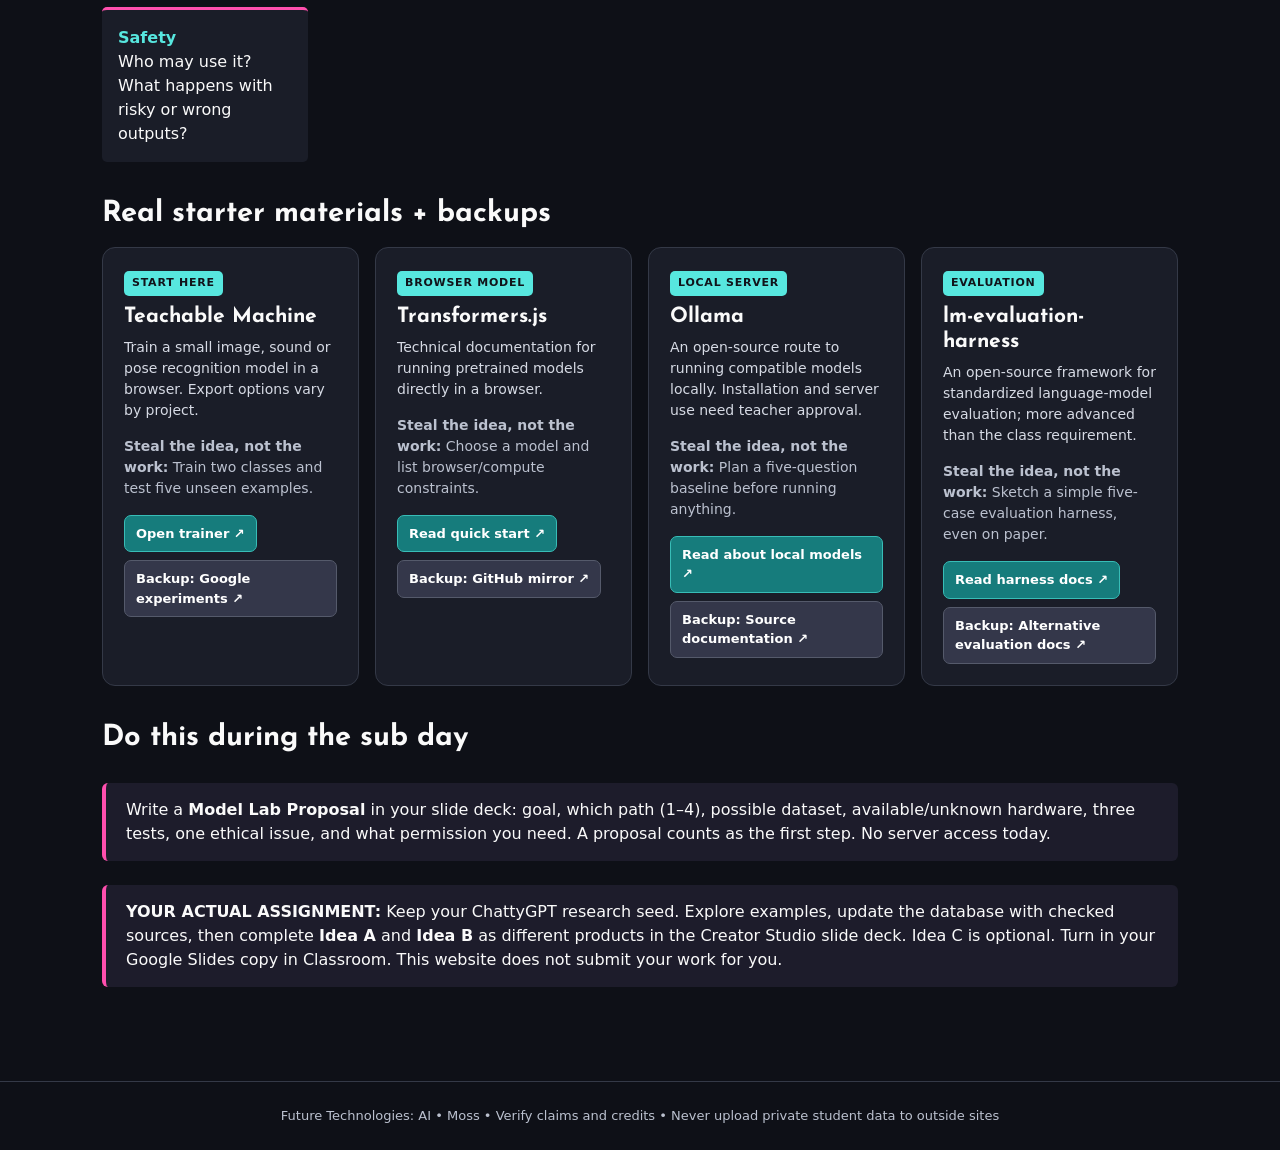
<file: model-lab.html>
<!doctype html><html lang="en"><head><meta charset="utf-8"><meta name="viewport" content="width=device-width,initial-scale=1"><meta name="theme-color" content="#0e1017"><title>Model Lab | ChattyGPT</title><link rel="stylesheet" href="style.css"></head><body><a class="skip" href="#content">Skip to content</a><header><nav class="nav"><a class="brand" href="index.html">CHATTY<em>GPT</em></a><a href="index.html">Start Here</a><a href="build.html" >Build</a><a href="create.html" >Create</a><a href="business.html">Business</a><a href="investigate.html" >Investigate</a><a href="model-lab.html" aria-current=page>Model Lab</a><a href="passport.html" >My Idea Passport</a></nav></header><main id="content"><section class="hero"><div class="kicker">ChattyGPT / Real people. Real projects. Your voice.</div><h1>Build a model. <b>Prove it works.</b></h1><p class="lead">For the students who want technical depth: real data, model choices, hardware specs, training, and reproducible testing—not just a chatbot wrapper.</p></section><figure class="editorial-visual"><img src="assets/model-lab.webp" alt="Inside a model development workspace" loading="eager" width="1100" height="619"><figcaption>Plan data, experiments, and evaluation. Image is illustrative, not a real training result.</figcaption></figure><div class="call"><b>Advanced path, not a prerequisite.</b> You do not need to write code to complete ChattyGPT. If you want access to Moss’s classroom servers, plan your project now and request approval when Moss returns. Do not download models or run training on school hardware without permission.</div><h2>Start by making one choice</h2><div class="grid"><article class="card"><span class="tag">PATH 1 / LOWEST FRICTION</span><h3>Run an existing model</h3><p>Pick a narrow task: classify text, answer questions, label photos, or summarize a short document. Try it, document five failures, and compare a second model.</p><p><b>You need:</b> a model license, hardware check, test questions and a safety plan.</p></article><article class="card"><span class="tag">PATH 2 / BEGINNER TRAINING</span><h3>Train a small model</h3><p>Gather labeled examples (with permission), train a small image/audio classifier, measure accuracy and test cases it has not seen.</p><p><b>You need:</b> labels, consent, split training/test sets, and a simple results table.</p></article><article class="card"><span class="tag">PATH 3 / MORE TECHNICAL</span><h3>Customize an existing model</h3><p>Use prompting, retrieval over approved documents, or—only if resources permit—fine-tuning. Explain which parts actually changed.</p><p><b>You need:</b> a baseline, dataset quality checks, compute and a reproducible test.</p></article><article class="card"><span class="tag pink">PATH 4 / ENGINEER</span><h3>Build an evaluation harness</h3><p>Automate the same test cases across models or configurations, compare outputs, record failures, and make a model report card.</p><p><b>You need:</b> test prompts, expected results, scoring rules and a run log.</p></article></div><h2>Choose your specs before touching a server</h2><div class="steps"><div class="step"><strong>Task & model</strong>What should the model do? What is its size, license and origin?</div><div class="step"><strong>Hardware</strong>What CPU, RAM, GPU/VRAM and storage are available? Unknown until Moss checks.</div><div class="step"><strong>Data</strong>Where did the examples come from? Do you have permission? No private student data.</div><div class="step"><strong>Harness</strong>What is success, what tests will run, how are errors counted?</div><div class="step"><strong>Resources</strong>How long might this run and what would it cost? Prefer a tiny proof of concept.</div><div class="step"><strong>Safety</strong>Who may use it? What happens with risky or wrong outputs?</div></div><h2>Real starter materials + backups</h2><div class="grid"><article class="card"><span class="tag">START HERE</span><h3>Teachable Machine</h3><p>Train a small image, sound or pose recognition model in a browser. Export options vary by project.</p><p class="small"><strong>Steal the idea, not the work:</strong> Train two classes and test five unseen examples.</p><div class="links"><a target="_blank" rel="noopener noreferrer" href="https://teachablemachine.withgoogle.com/">Open trainer ↗</a><a target="_blank" rel="noopener noreferrer" href="https://experiments.withgoogle.com/">Backup: Google experiments ↗</a></div></article><article class="card"><span class="tag">BROWSER MODEL</span><h3>Transformers.js</h3><p>Technical documentation for running pretrained models directly in a browser.</p><p class="small"><strong>Steal the idea, not the work:</strong> Choose a model and list browser/compute constraints.</p><div class="links"><a target="_blank" rel="noopener noreferrer" href="https://huggingface.co/docs/transformers.js/index">Read quick start ↗</a><a target="_blank" rel="noopener noreferrer" href="https://github.com/huggingface/transformers.js">Backup: GitHub mirror ↗</a></div></article><article class="card"><span class="tag">LOCAL SERVER</span><h3>Ollama</h3><p>An open-source route to running compatible models locally. Installation and server use need teacher approval.</p><p class="small"><strong>Steal the idea, not the work:</strong> Plan a five-question baseline before running anything.</p><div class="links"><a target="_blank" rel="noopener noreferrer" href="https://ollama.com/">Read about local models ↗</a><a target="_blank" rel="noopener noreferrer" href="https://github.com/ollama/ollama">Backup: Source documentation ↗</a></div></article><article class="card"><span class="tag">EVALUATION</span><h3>lm-evaluation-harness</h3><p>An open-source framework for standardized language-model evaluation; more advanced than the class requirement.</p><p class="small"><strong>Steal the idea, not the work:</strong> Sketch a simple five-case evaluation harness, even on paper.</p><div class="links"><a target="_blank" rel="noopener noreferrer" href="https://github.com/EleutherAI/lm-evaluation-harness">Read harness docs ↗</a><a target="_blank" rel="noopener noreferrer" href="https://huggingface.co/docs/evaluate/index">Backup: Alternative evaluation docs ↗</a></div></article></div><h2>Do this during the sub day</h2><div class="call">Write a <b>Model Lab Proposal</b> in your slide deck: goal, which path (1–4), possible dataset, available/unknown hardware, three tests, one ethical issue, and what permission you need. A proposal counts as the first step. No server access today.</div><div class="call"><strong>YOUR ACTUAL ASSIGNMENT:</strong> Keep your ChattyGPT research seed. Explore examples, update the database with checked sources, then complete <b>Idea A</b> and <b>Idea B</b> as different products in the Creator Studio slide deck. Idea C is optional. Turn in your Google Slides copy in Classroom. This website does not submit your work for you.</div></main><footer>Future Technologies: AI • Moss • Verify claims and credits • Never upload private student data to outside sites</footer></body></html>
</file>
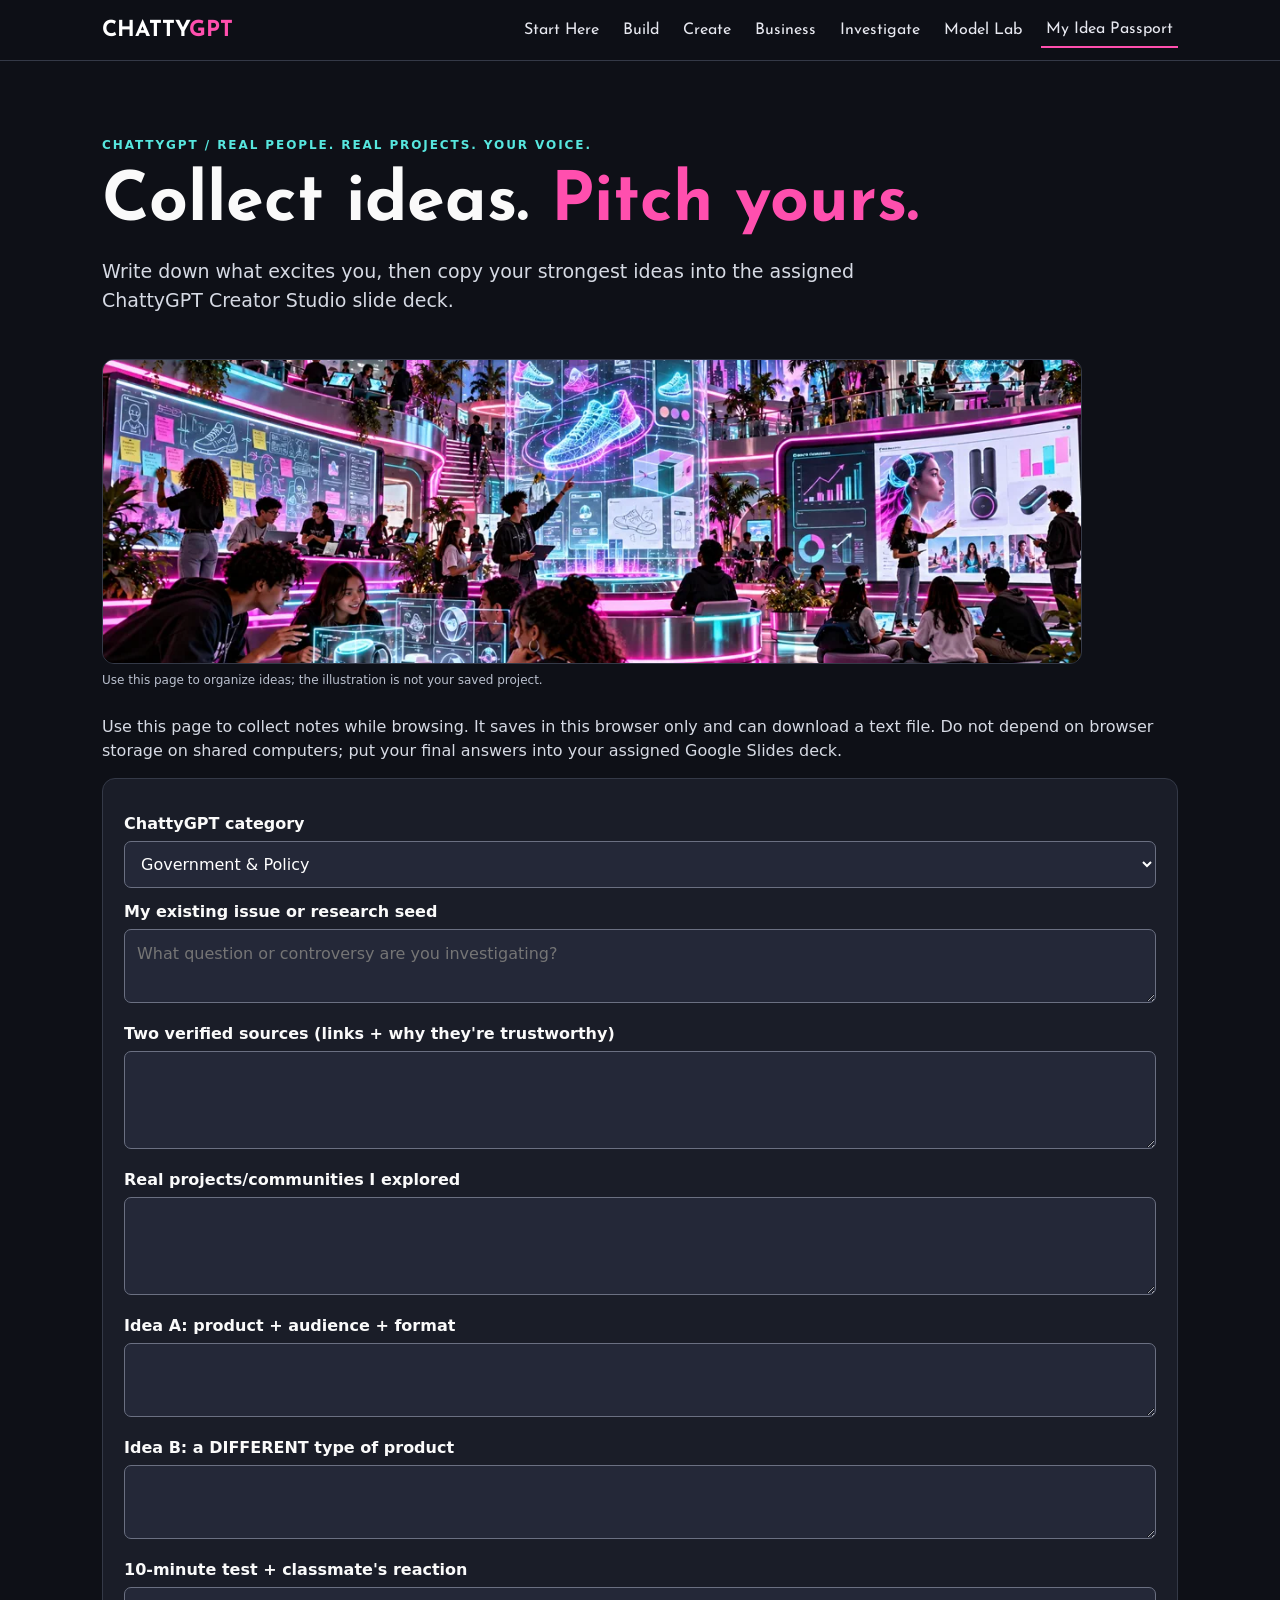
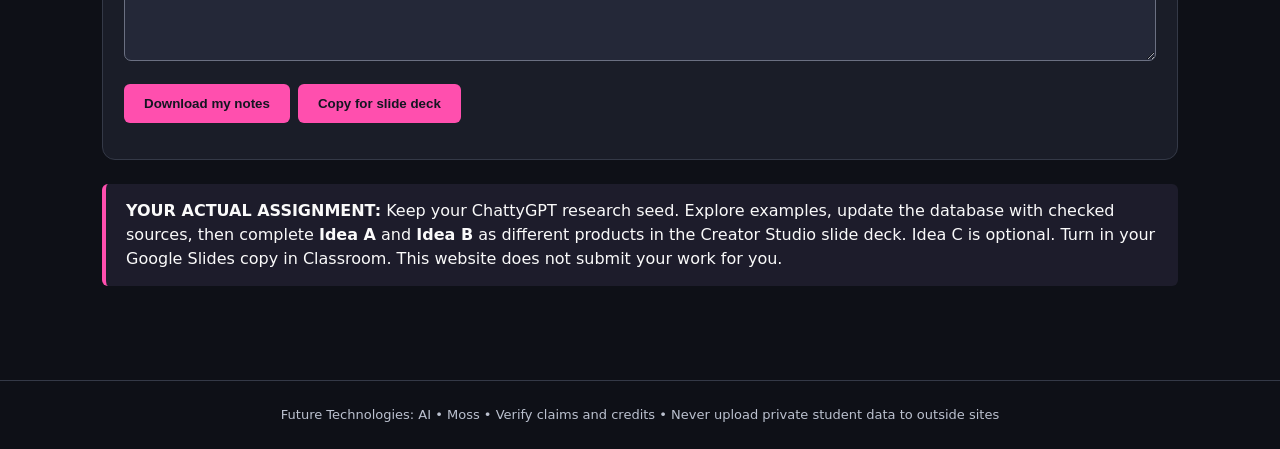
<file: passport.html>
<!doctype html><html lang="en"><head><meta charset="utf-8"><meta name="viewport" content="width=device-width,initial-scale=1"><meta name="theme-color" content="#0e1017"><title>My Idea Passport | ChattyGPT</title><link rel="stylesheet" href="style.css"></head><body><a class="skip" href="#content">Skip to content</a><header><nav class="nav"><a class="brand" href="index.html">CHATTY<em>GPT</em></a><a href="index.html">Start Here</a><a href="build.html" >Build</a><a href="create.html" >Create</a><a href="business.html">Business</a><a href="investigate.html" >Investigate</a><a href="model-lab.html" >Model Lab</a><a href="passport.html" aria-current=page>My Idea Passport</a></nav></header><main id="content"><section class="hero"><div class="kicker">ChattyGPT / Real people. Real projects. Your voice.</div><h1>Collect ideas. <b>Pitch yours.</b></h1><p class="lead">Write down what excites you, then copy your strongest ideas into the assigned ChattyGPT Creator Studio slide deck.</p></section><figure class="editorial-visual"><img src="assets/passport.webp" alt="Capture your research and product pitches" loading="eager" width="1100" height="619"><figcaption>Use this page to organize ideas; the illustration is not your saved project.</figcaption></figure><p>Use this page to collect notes while browsing. It saves in this browser only and can download a text file. Do not depend on browser storage on shared computers; put your final answers into your assigned Google Slides deck.</p><div class="card"><label for="cat">ChattyGPT category</label><select id="cat"><option>Government & Policy</option><option>Environment & Energy</option><option>IP & Creators</option><option>Ethics & Fairness</option><option>Jobs & Business</option><option>Education</option><option>Privacy & Security</option><option>Misinformation & Media</option></select><label for="seed">My existing issue or research seed</label><textarea id="seed" rows="2" placeholder="What question or controversy are you investigating?"></textarea><label for="sources">Two verified sources (links + why they're trustworthy)</label><textarea id="sources" rows="3"></textarea><label for="ex">Real projects/communities I explored</label><textarea id="ex" rows="3"></textarea><label for="a">Idea A: product + audience + format</label><textarea id="a" rows="2"></textarea><label for="b">Idea B: a DIFFERENT type of product</label><textarea id="b" rows="2"></textarea><label for="test">10-minute test + classmate's reaction</label><textarea id="test" rows="2"></textarea><div class="links"><button onclick="download()">Download my notes</button><button onclick="copyNotes()">Copy for slide deck</button></div><p id="status" role="status" class="small"></p></div><div class="call"><strong>YOUR ACTUAL ASSIGNMENT:</strong> Keep your ChattyGPT research seed. Explore examples, update the database with checked sources, then complete <b>Idea A</b> and <b>Idea B</b> as different products in the Creator Studio slide deck. Idea C is optional. Turn in your Google Slides copy in Classroom. This website does not submit your work for you.</div><script>const fields=['cat','seed','sources','ex','a','b','test'];function report(){return 'CHATTYGPT IDEA PASSPORT\n'+fields.map(k=>k.toUpperCase()+': '+document.getElementById(k).value).join('\n\n')}function download(){const b=new Blob([report()],{type:'text/plain'}),a=document.createElement('a');a.href=URL.createObjectURL(b);a.download='ChattyGPT-Idea-Passport.txt';a.click();setTimeout(()=>URL.revokeObjectURL(a.href),1000);document.getElementById('status').textContent='Downloaded. Now complete and submit your Google Slides deck.'}function copyNotes(){if(navigator.clipboard){navigator.clipboard.writeText(report()).then(()=>{document.getElementById('status').textContent='Copied. Paste into your assigned deck.'}).catch(()=>{document.getElementById('status').textContent='Clipboard unavailable. Use Download instead.'})}else document.getElementById('status').textContent='Clipboard unavailable. Use Download instead.'}fields.forEach(k=>{const el=document.getElementById(k);try{const old=localStorage.getItem('cg2_'+k);if(old!==null)el.value=old}catch{}el.addEventListener('input',()=>{try{localStorage.setItem('cg2_'+k,el.value)}catch{}})})</script></main><footer>Future Technologies: AI • Moss • Verify claims and credits • Never upload private student data to outside sites</footer></body></html>
</file>
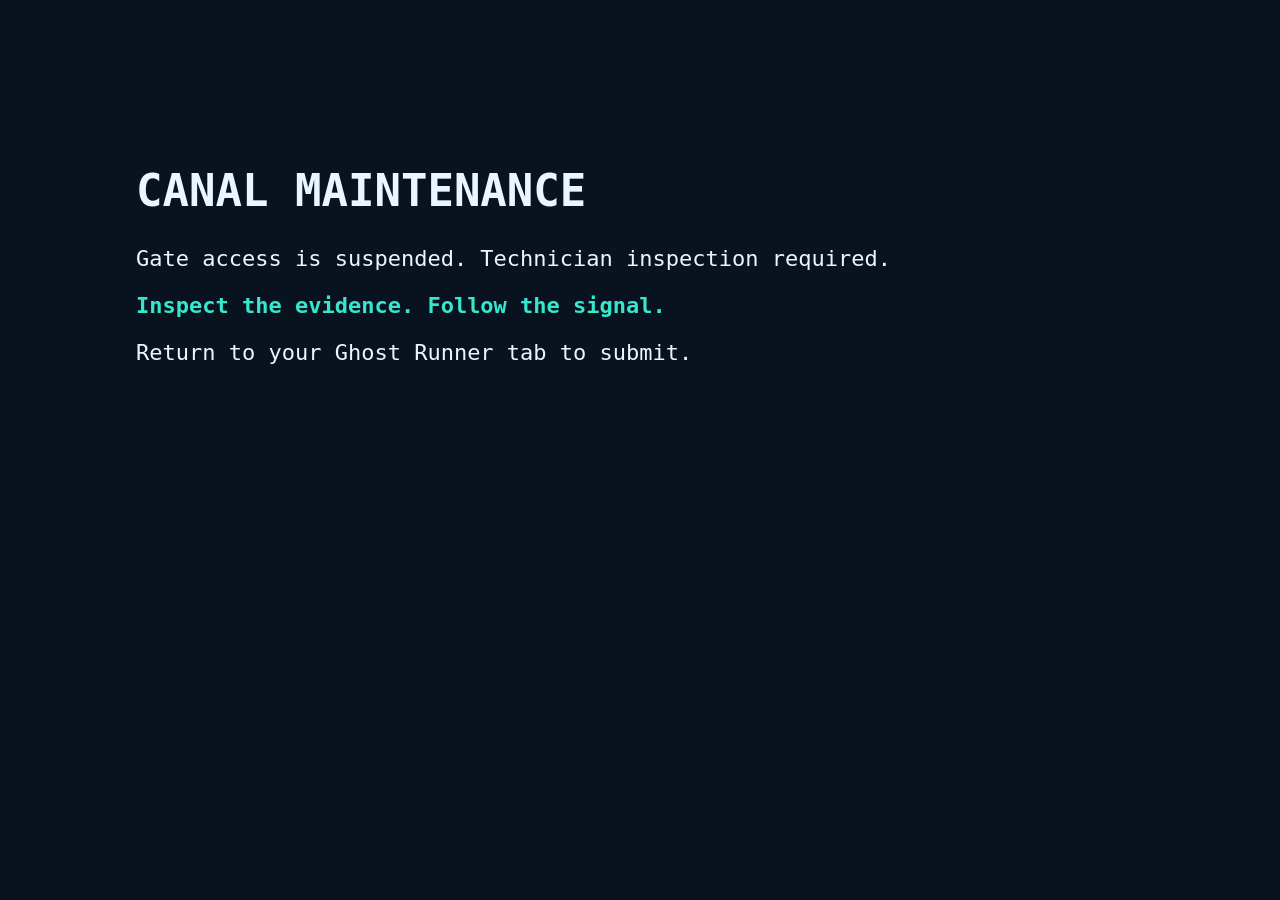
<file: public/evidence/maintenance.html>
<!doctype html><html lang="en"><meta charset="utf-8"><title>Canal Maintenance</title><style>body{background:#09131f;color:#eaf6ff;font:22px monospace;padding:10vw}strong{color:#36e6cd}</style><h1>CANAL MAINTENANCE</h1><p>Gate access is suspended. Technician inspection required.</p><!-- technician handoff: HACK{LOOK_BEHIND} --><p><strong>Inspect the evidence. Follow the signal.</strong></p><p>Return to your Ghost Runner tab to submit.</p></html>
</file>
<file: style.css>
@import url('https://fonts.googleapis.com/css2?family=Josefin+Sans:wght@400;500;600;700&display=swap');:root{--bg:#0e1017;--panel:#1a1d28;--edge:#343947;--fg:#fafafa;--mut:#bbc1cf;--pink:#ff4fae;--teal:#57e7df}*{box-sizing:border-box}body{margin:0;background:var(--bg);color:var(--fg);font:16px/1.5 system-ui,sans-serif}h1,h2,h3,.brand,.nav{font-family:'Josefin Sans',system-ui,sans-serif}a{color:var(--teal)}a:focus-visible,button:focus-visible,select:focus-visible,textarea:focus-visible,input:focus-visible{outline:3px solid #ffe17c;outline-offset:3px}header{position:sticky;top:0;z-index:8;background:#0e1017f2;border-bottom:1px solid var(--edge)}.nav{max-width:1120px;padding:12px 22px;margin:auto;display:flex;flex-wrap:wrap;gap:14px;align-items:center}.brand{font-weight:700;font-size:22px;color:white;text-decoration:none;margin-right:auto}.brand em{color:var(--pink);font-style:normal}.nav>a:not(.brand){color:#e7e8f0;text-decoration:none;padding:5px}.nav a[aria-current=page]{border-bottom:2px solid var(--pink)}main{max-width:1120px;margin:auto;padding:30px 22px 70px}.hero{max-width:900px;padding:45px 0 30px}.kicker{letter-spacing:.16em;text-transform:uppercase;font-weight:800;color:var(--teal);font-size:12px}h1{font-size:clamp(36px,6vw,68px);line-height:1.05;margin:14px 0 18px}h1 b{color:var(--pink)}h2{font-size:29px;margin:30px 0 12px}h3{font-size:21px;line-height:1.2;margin:8px 0}p{color:#d6dae4;margin:8px 0 15px}.lead{font-size:19px;max-width:760px}.grid{display:grid;grid-template-columns:repeat(auto-fit,minmax(240px,1fr));gap:16px}.card{background:var(--panel);border:1px solid var(--edge);border-radius:13px;padding:21px;min-height:100%}.card p{font-size:14px}.card .tag,.tag{display:inline-block;color:#11131a;background:var(--teal);font-size:11px;letter-spacing:.07em;font-weight:900;text-transform:uppercase;border-radius:5px;padding:4px 8px}.tag.pink{background:var(--pink)}.tag.dim{background:#d9deea}.call{border-left:4px solid var(--pink);background:#1d1c2b;padding:15px 20px;border-radius:6px;margin:24px 0}.links{display:flex;gap:8px;flex-wrap:wrap;margin-top:16px}.links a,.button{display:inline-block;color:white;background:#34374a;border:1px solid #555a6b;border-radius:7px;padding:8px 11px;text-decoration:none;font-weight:700;font-size:13px}.links a:first-child,.button.primary{background:#167c7c;border-color:#38bdb7}.links a:hover,.button:hover{filter:brightness(1.3)}.small{font-size:13px;color:var(--mut)}.steps{display:grid;grid-template-columns:repeat(auto-fit,minmax(170px,1fr));gap:12px}.step{border-top:3px solid var(--pink);background:var(--panel);padding:16px;border-radius:5px}.step strong{display:block;color:var(--teal)}.category{background:#151924;border:1px solid var(--edge);border-radius:10px;padding:14px}.category h3{font-size:18px}.category div{color:#cbd1dd;font-size:13px}select,textarea,input{border:1px solid #6b7082;background:#242838;color:#fff;padding:12px;border-radius:7px;width:100%;font:inherit}label{display:block;font-weight:bold;margin:12px 0 5px}button{background:var(--pink);color:#141521;font-weight:900;border:0;border-radius:6px;padding:12px 20px;cursor:pointer}footer{border-top:1px solid var(--edge);text-align:center;padding:24px;color:var(--mut);font-size:13px}.skip{position:absolute;left:-999px}.skip:focus{left:6px;top:6px;background:white;color:black;padding:8px}.two{display:grid;grid-template-columns:1fr 1fr;gap:16px}@media(max-width:650px){.two{grid-template-columns:1fr}.nav{gap:10px}.nav>a:not(.brand){font-size:13px}.hero{padding-top:24px}}
/* Compact editorial visuals: images accompany real projects, never impersonate screenshots. */
.editorial-visual{margin:0 0 26px;max-width:980px}
.editorial-visual img{width:100%;max-height:305px;object-fit:cover;object-position:center 42%;display:block;border-radius:12px;border:1px solid var(--edge)}
.editorial-visual figcaption{font-size:12px;color:var(--mut);padding-top:7px}
@media(max-width:650px){.editorial-visual img{max-height:210px}}

/* v3 project briefing */
.briefing{padding:32px 0 17px}.video-block{margin:10px 0 38px;max-width:900px}.video-block h2{margin:10px 0 13px}.video-block video{width:100%;aspect-ratio:16/9;display:block;background:#05070e;border:1px solid var(--edge);border-radius:12px}.today{margin:40px 0;padding:18px 23px 23px;border:1px solid #45515d;background:#131a22;border-radius:14px;scroll-margin-top:78px}#final{scroll-margin-top:78px}.path-card{text-decoration:none;color:inherit}.path-card:hover{border-color:var(--teal);transform:translateY(-2px);transition:.15s}.path-card h3{color:#fff}.today .step{line-height:1.55}.today .step strong{margin-bottom:7px}
</file>
